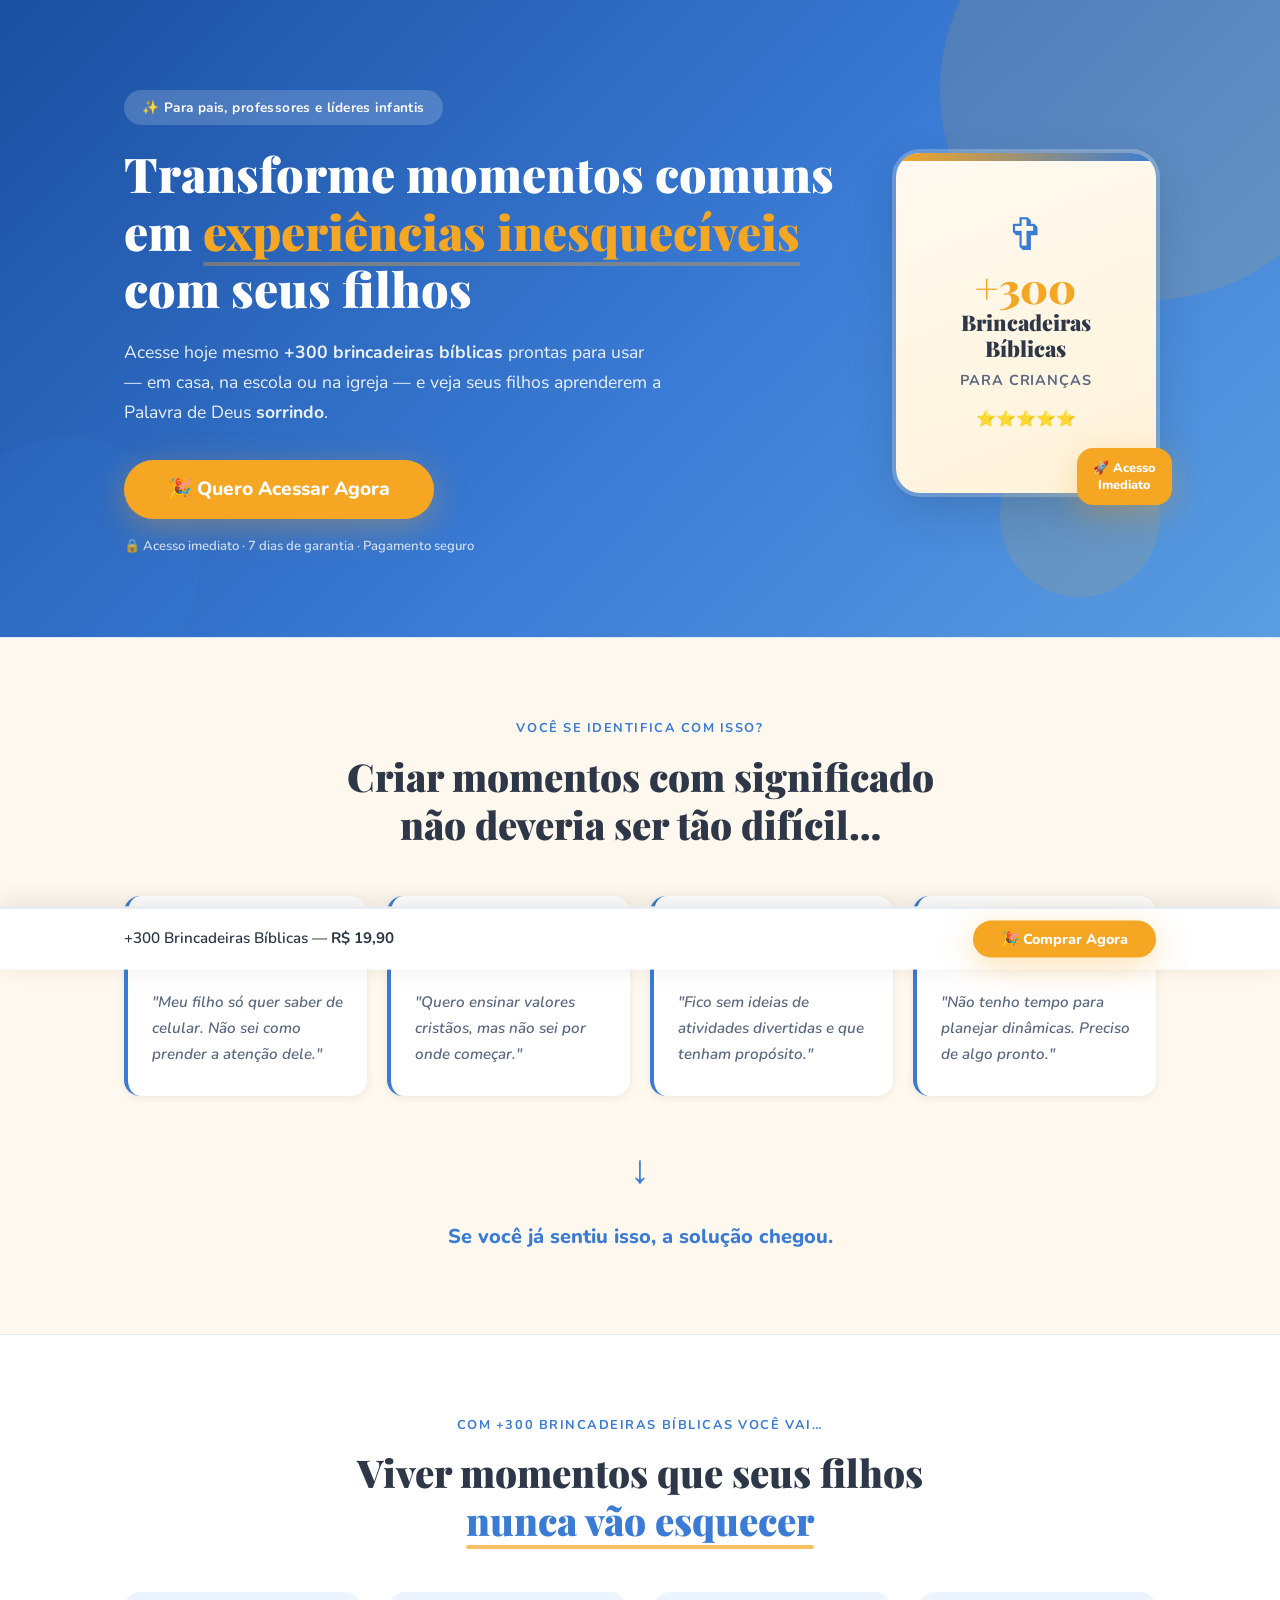
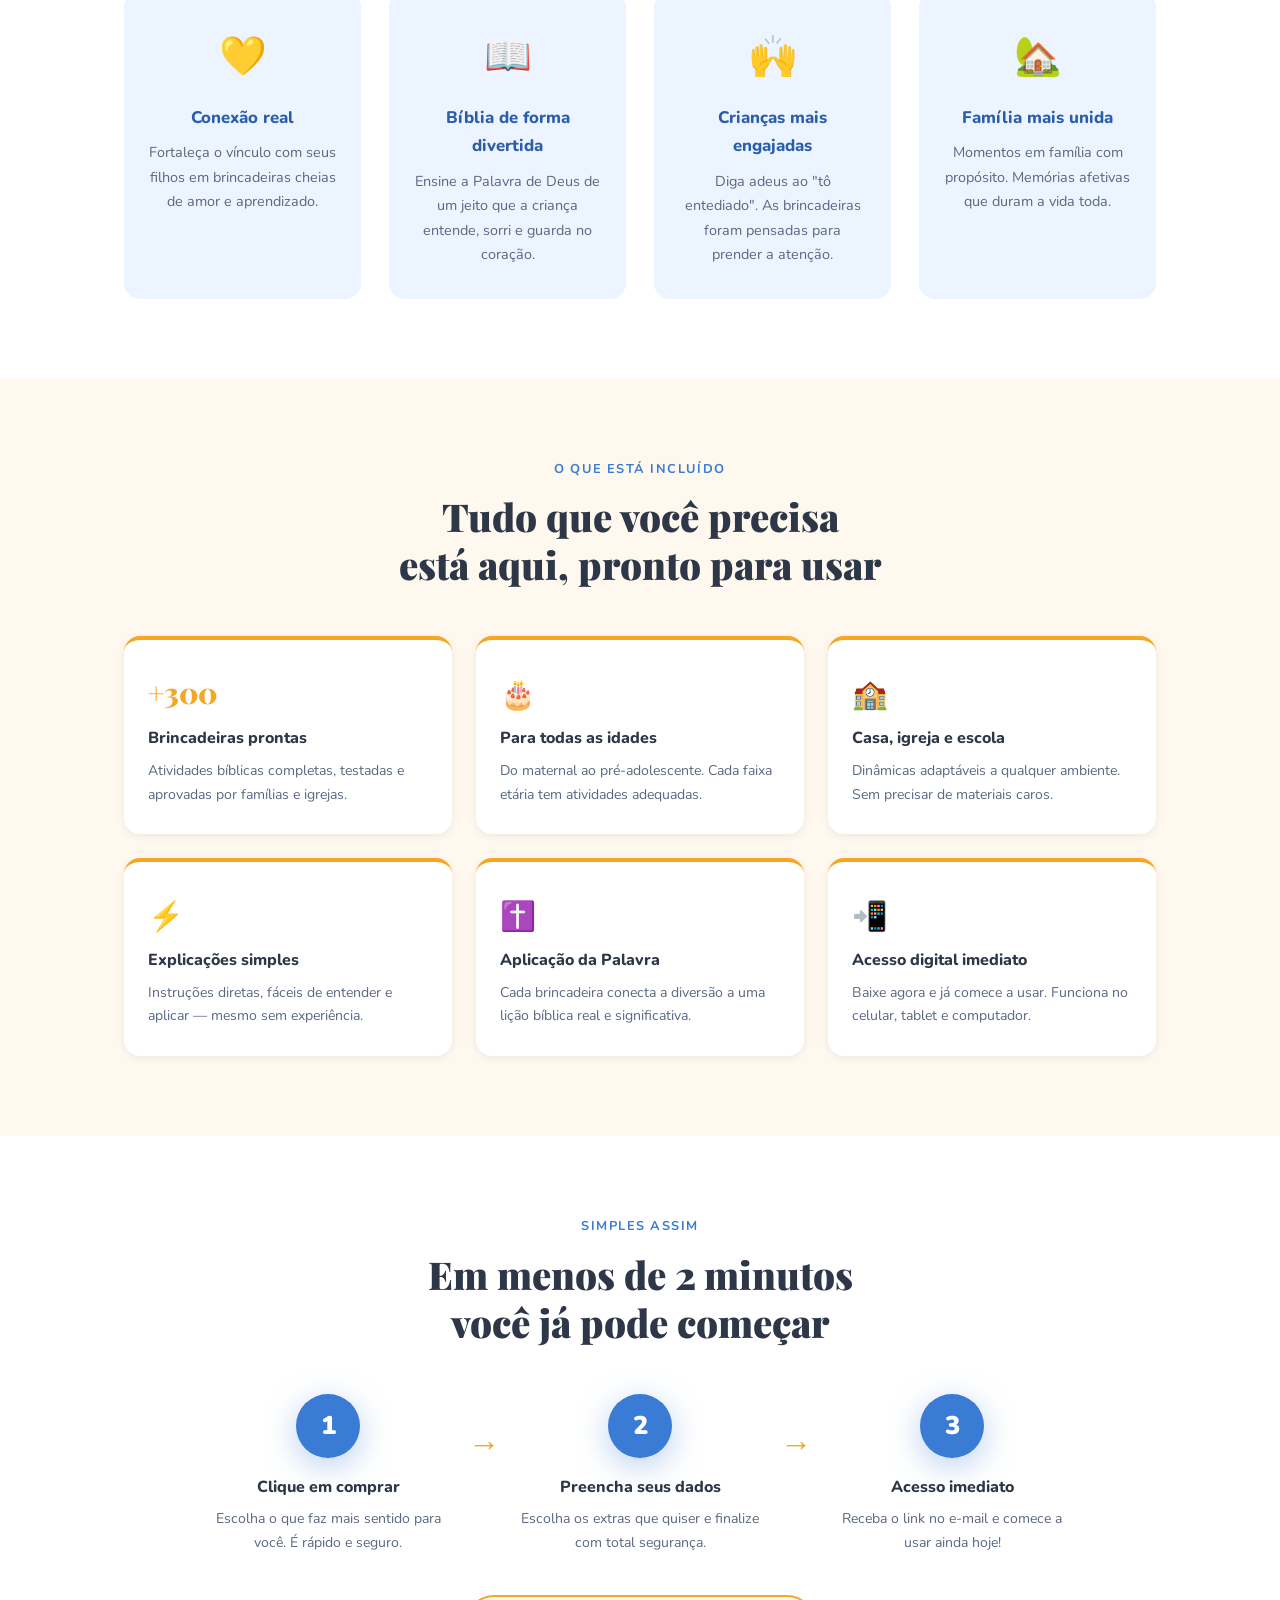
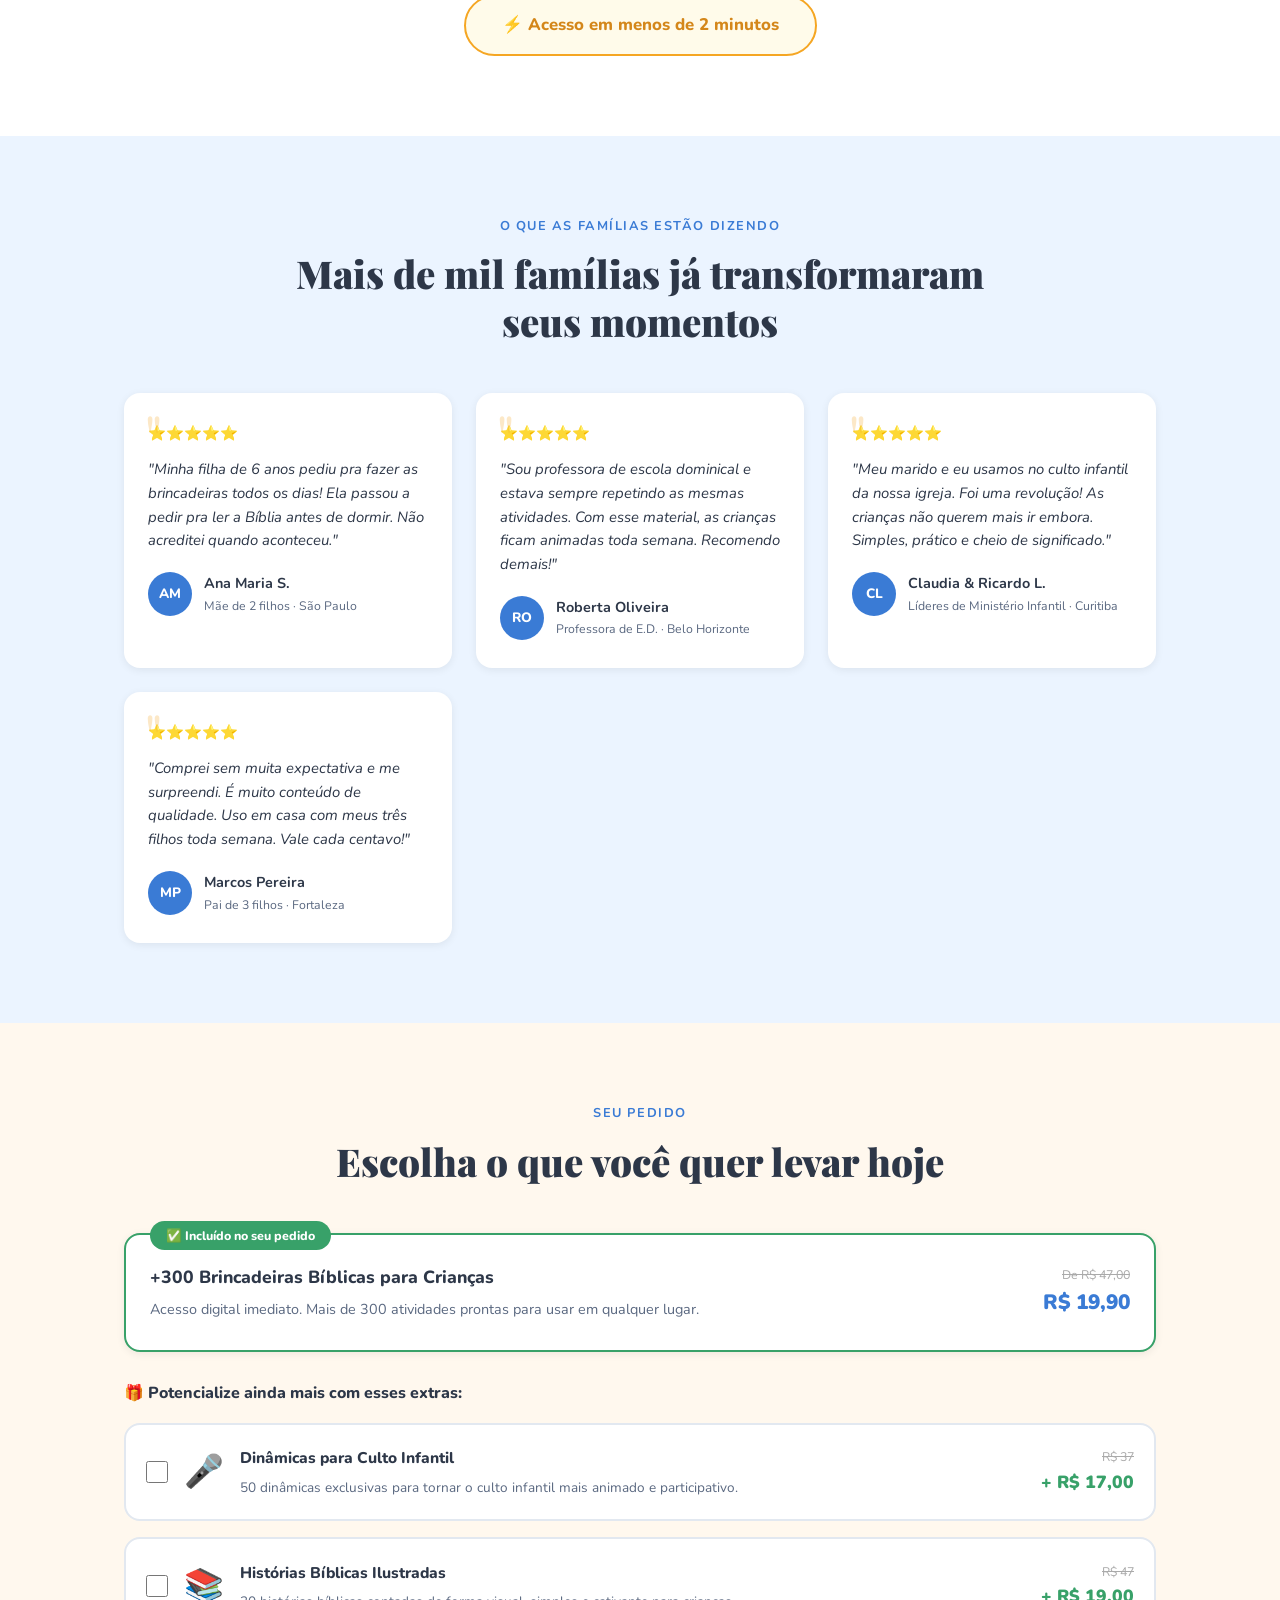
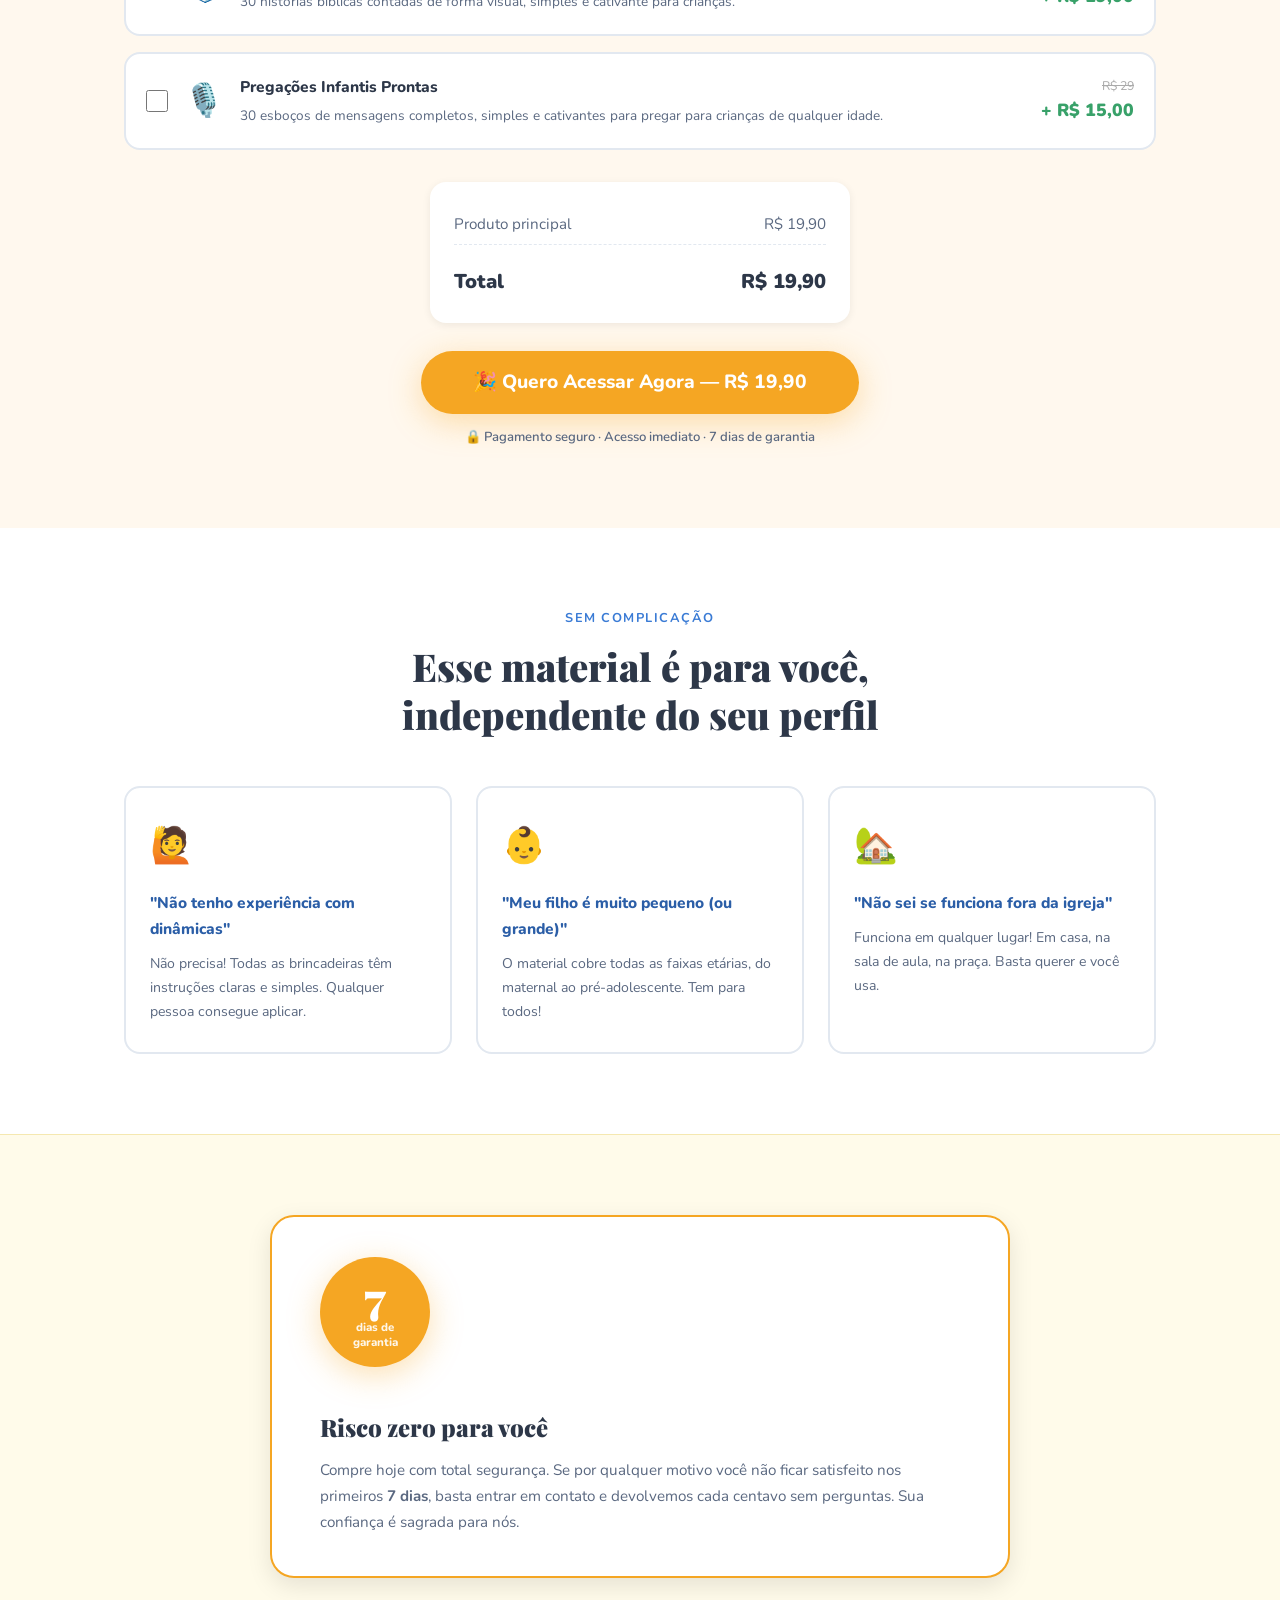
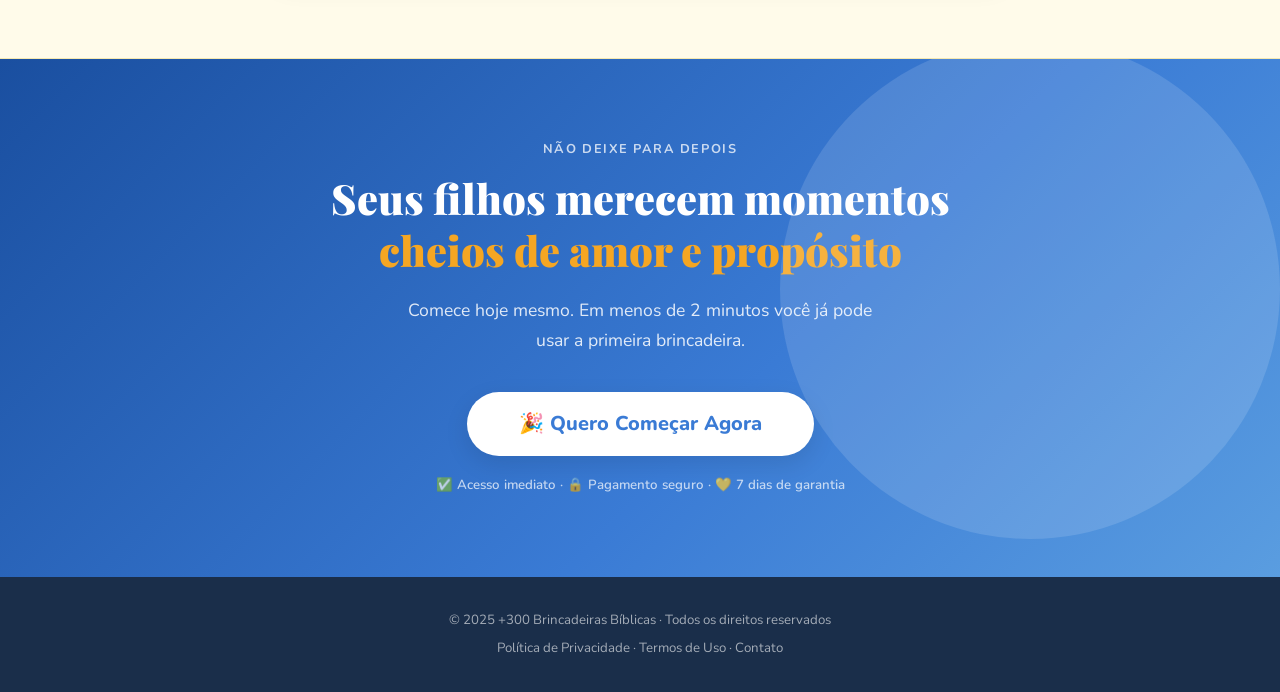
<file: index.html>
<!DOCTYPE html>
<html lang="pt-BR">
<head>
  <meta charset="UTF-8" />
  <meta name="viewport" content="width=device-width, initial-scale=1.0" />
  <title>+300 Brincadeiras Bíblicas para Crianças</title>
  <link rel="stylesheet" href="styles.css" />
  <link rel="preconnect" href="https://fonts.googleapis.com" />
  <link rel="preconnect" href="https://fonts.gstatic.com" crossorigin />
  <link href="https://fonts.googleapis.com/css2?family=Nunito:wght@400;600;700;800;900&family=Playfair+Display:wght@700;900&display=swap" rel="stylesheet" />
</head>
<body>

  <!-- ===== HERO SECTION ===== -->
  <section class="hero" id="hero">
    <div class="hero__bg-shapes">
      <span class="shape shape--1"></span>
      <span class="shape shape--2"></span>
      <span class="shape shape--3"></span>
    </div>
    <div class="container hero__inner">
      <div class="hero__text fade-in">
        <p class="hero__tag">✨ Para pais, professores e líderes infantis</p>
        <h1 class="hero__headline">
          Transforme momentos comuns em
          <span class="highlight">experiências inesquecíveis</span>
          com seus filhos
        </h1>
        <p class="hero__sub">
          Acesse hoje mesmo <strong>+300 brincadeiras bíblicas</strong> prontas para usar —
          em casa, na escola ou na igreja — e veja seus filhos aprenderem a Palavra de Deus <strong>sorrindo</strong>.
        </p>
        <a href="#order" class="btn btn--primary btn--lg hero__cta">
          🎉 Quero Acessar Agora
        </a>
        <p class="hero__reassurance">🔒 Acesso imediato · 7 dias de garantia · Pagamento seguro</p>
      </div>
      <div class="hero__mockup fade-in fade-in--delay">
        <div class="product-cover">
          <div class="product-cover__inner">
            <div class="product-cover__cross">✞</div>
            <p class="product-cover__label">+300</p>
            <h2 class="product-cover__title">Brincadeiras<br/>Bíblicas</h2>
            <p class="product-cover__sub">para Crianças</p>
            <div class="product-cover__stars">⭐⭐⭐⭐⭐</div>
          </div>
        </div>
        <div class="product-badge">
          <span>🚀 Acesso<br/>Imediato</span>
        </div>
      </div>
    </div>
  </section>

  <!-- ===== SEÇÃO DE DOR ===== -->
  <section class="pain" id="pain">
    <div class="container">
      <p class="section__eyebrow">Você se identifica com isso?</p>
      <h2 class="section__title">Criar momentos com significado<br/>não deveria ser tão difícil…</h2>
      <div class="pain__grid">
        <div class="pain__card fade-in">
          <span class="pain__icon">📱</span>
          <p>"Meu filho só quer saber de celular. Não sei como prender a atenção dele."</p>
        </div>
        <div class="pain__card fade-in">
          <span class="pain__icon">😟</span>
          <p>"Quero ensinar valores cristãos, mas não sei por onde começar."</p>
        </div>
        <div class="pain__card fade-in">
          <span class="pain__icon">💭</span>
          <p>"Fico sem ideias de atividades divertidas e que tenham propósito."</p>
        </div>
        <div class="pain__card fade-in">
          <span class="pain__icon">⏰</span>
          <p>"Não tenho tempo para planejar dinâmicas. Preciso de algo pronto."</p>
        </div>
      </div>
      <div class="pain__arrow">↓</div>
      <p class="pain__bridge">Se você já sentiu isso, a solução chegou.</p>
    </div>
  </section>

  <!-- ===== SEÇÃO DE TRANSFORMAÇÃO ===== -->
  <section class="transform" id="transform">
    <div class="container">
      <p class="section__eyebrow">Com +300 Brincadeiras Bíblicas você vai…</p>
      <h2 class="section__title">Viver momentos que seus filhos<br/><span class="highlight">nunca vão esquecer</span></h2>
      <div class="transform__grid">
        <div class="transform__item fade-in">
          <div class="transform__icon">💛</div>
          <h3>Conexão real</h3>
          <p>Fortaleça o vínculo com seus filhos em brincadeiras cheias de amor e aprendizado.</p>
        </div>
        <div class="transform__item fade-in">
          <div class="transform__icon">📖</div>
          <h3>Bíblia de forma divertida</h3>
          <p>Ensine a Palavra de Deus de um jeito que a criança entende, sorri e guarda no coração.</p>
        </div>
        <div class="transform__item fade-in">
          <div class="transform__icon">🙌</div>
          <h3>Crianças mais engajadas</h3>
          <p>Diga adeus ao "tô entediado". As brincadeiras foram pensadas para prender a atenção.</p>
        </div>
        <div class="transform__item fade-in">
          <div class="transform__icon">🏡</div>
          <h3>Família mais unida</h3>
          <p>Momentos em família com propósito. Memórias afetivas que duram a vida toda.</p>
        </div>
      </div>
    </div>
  </section>

  <!-- ===== O QUE VOCÊ VAI ENCONTRAR ===== -->
  <section class="contents" id="contents">
    <div class="container">
      <p class="section__eyebrow">O que está incluído</p>
      <h2 class="section__title">Tudo que você precisa<br/>está aqui, pronto para usar</h2>
      <div class="contents__grid">
        <div class="contents__card fade-in">
          <span class="contents__num">+300</span>
          <h3>Brincadeiras prontas</h3>
          <p>Atividades bíblicas completas, testadas e aprovadas por famílias e igrejas.</p>
        </div>
        <div class="contents__card fade-in">
          <span class="contents__num">🎂</span>
          <h3>Para todas as idades</h3>
          <p>Do maternal ao pré-adolescente. Cada faixa etária tem atividades adequadas.</p>
        </div>
        <div class="contents__card fade-in">
          <span class="contents__num">🏫</span>
          <h3>Casa, igreja e escola</h3>
          <p>Dinâmicas adaptáveis a qualquer ambiente. Sem precisar de materiais caros.</p>
        </div>
        <div class="contents__card fade-in">
          <span class="contents__num">⚡</span>
          <h3>Explicações simples</h3>
          <p>Instruções diretas, fáceis de entender e aplicar — mesmo sem experiência.</p>
        </div>
        <div class="contents__card fade-in">
          <span class="contents__num">✝️</span>
          <h3>Aplicação da Palavra</h3>
          <p>Cada brincadeira conecta a diversão a uma lição bíblica real e significativa.</p>
        </div>
        <div class="contents__card fade-in">
          <span class="contents__num">📲</span>
          <h3>Acesso digital imediato</h3>
          <p>Baixe agora e já comece a usar. Funciona no celular, tablet e computador.</p>
        </div>
      </div>
    </div>
  </section>

  <!-- ===== COMO FUNCIONA ===== -->
  <section class="how" id="how">
    <div class="container">
      <p class="section__eyebrow">Simples assim</p>
      <h2 class="section__title">Em menos de 2 minutos<br/>você já pode começar</h2>
      <div class="how__steps">
        <div class="how__step fade-in">
          <div class="how__num">1</div>
          <h3>Clique em comprar</h3>
          <p>Escolha o que faz mais sentido para você. É rápido e seguro.</p>
        </div>
        <div class="how__arrow">→</div>
        <div class="how__step fade-in">
          <div class="how__num">2</div>
          <h3>Preencha seus dados</h3>
          <p>Escolha os extras que quiser e finalize com total segurança.</p>
        </div>
        <div class="how__arrow">→</div>
        <div class="how__step fade-in">
          <div class="how__num">3</div>
          <h3>Acesso imediato</h3>
          <p>Receba o link no e-mail e comece a usar ainda hoje!</p>
        </div>
      </div>
      <div class="how__badge fade-in">
        ⚡ Acesso em menos de 2 minutos
      </div>
    </div>
  </section>

  <!-- ===== PROVA SOCIAL ===== -->
  <section class="testimonials" id="testimonials">
    <div class="container">
      <p class="section__eyebrow">O que as famílias estão dizendo</p>
      <h2 class="section__title">Mais de mil famílias já transformaram<br/>seus momentos</h2>
      <div class="testimonials__grid">
        <div class="testimonial fade-in">
          <div class="testimonial__stars">⭐⭐⭐⭐⭐</div>
          <p class="testimonial__text">"Minha filha de 6 anos pediu pra fazer as brincadeiras todos os dias! Ela passou a pedir pra ler a Bíblia antes de dormir. Não acreditei quando aconteceu."</p>
          <div class="testimonial__author">
            <div class="testimonial__avatar">AM</div>
            <div>
              <strong>Ana Maria S.</strong>
              <span>Mãe de 2 filhos · São Paulo</span>
            </div>
          </div>
        </div>
        <div class="testimonial fade-in">
          <div class="testimonial__stars">⭐⭐⭐⭐⭐</div>
          <p class="testimonial__text">"Sou professora de escola dominical e estava sempre repetindo as mesmas atividades. Com esse material, as crianças ficam animadas toda semana. Recomendo demais!"</p>
          <div class="testimonial__author">
            <div class="testimonial__avatar">RO</div>
            <div>
              <strong>Roberta Oliveira</strong>
              <span>Professora de E.D. · Belo Horizonte</span>
            </div>
          </div>
        </div>
        <div class="testimonial fade-in">
          <div class="testimonial__stars">⭐⭐⭐⭐⭐</div>
          <p class="testimonial__text">"Meu marido e eu usamos no culto infantil da nossa igreja. Foi uma revolução! As crianças não querem mais ir embora. Simples, prático e cheio de significado."</p>
          <div class="testimonial__author">
            <div class="testimonial__avatar">CL</div>
            <div>
              <strong>Claudia &amp; Ricardo L.</strong>
              <span>Líderes de Ministério Infantil · Curitiba</span>
            </div>
          </div>
        </div>
        <div class="testimonial fade-in">
          <div class="testimonial__stars">⭐⭐⭐⭐⭐</div>
          <p class="testimonial__text">"Comprei sem muita expectativa e me surpreendi. É muito conteúdo de qualidade. Uso em casa com meus três filhos toda semana. Vale cada centavo!"</p>
          <div class="testimonial__author">
            <div class="testimonial__avatar">MP</div>
            <div>
              <strong>Marcos Pereira</strong>
              <span>Pai de 3 filhos · Fortaleza</span>
            </div>
          </div>
        </div>
      </div>
    </div>
  </section>

  <!-- ===== ORDER BUMPS ===== -->
  <section class="order" id="order">
    <div class="container">
      <p class="section__eyebrow">Seu pedido</p>
      <h2 class="section__title">Escolha o que você quer levar hoje</h2>

      <!-- Produto principal -->
      <div class="order__main fade-in">
        <div class="order__main-badge">✅ Incluído no seu pedido</div>
        <div class="order__main-info">
          <h3>+300 Brincadeiras Bíblicas para Crianças</h3>
          <p>Acesso digital imediato. Mais de 300 atividades prontas para usar em qualquer lugar.</p>
        </div>
        <div class="order__main-price">
          <span class="price__old">De R$ 47,00</span>
          <span class="price__current">R$ 19,90</span>
        </div>
      </div>

      <!-- Order bumps -->
      <p class="order__bumps-title">🎁 Potencialize ainda mais com esses extras:</p>
      <div class="order__bumps" id="orderBumps">

        <label class="bump" id="bump1">
          <input type="checkbox" class="bump__check" data-price="17" data-id="bump1" />
          <div class="bump__icon">🎤</div>
          <div class="bump__info">
            <h4>Dinâmicas para Culto Infantil</h4>
            <p>50 dinâmicas exclusivas para tornar o culto infantil mais animado e participativo.</p>
          </div>
          <div class="bump__price">
            <span class="price__old">R$ 37</span>
            <span class="price__bump">+ R$ 17,00</span>
          </div>
        </label>

        <label class="bump" id="bump2">
          <input type="checkbox" class="bump__check" data-price="19" data-id="bump2" />
          <div class="bump__icon">📚</div>
          <div class="bump__info">
            <h4>Histórias Bíblicas Ilustradas</h4>
            <p>30 histórias bíblicas contadas de forma visual, simples e cativante para crianças.</p>
          </div>
          <div class="bump__price">
            <span class="price__old">R$ 47</span>
            <span class="price__bump">+ R$ 19,00</span>
          </div>
        </label>

        <label class="bump" id="bump3">
          <input type="checkbox" class="bump__check" data-price="15" data-id="bump3" />
          <div class="bump__icon">🎙️</div>
          <div class="bump__info">
            <h4>Pregações Infantis Prontas</h4>
            <p>30 esboços de mensagens completos, simples e cativantes para pregar para crianças de qualquer idade.</p>
          </div>
          <div class="bump__price">
            <span class="price__old">R$ 29</span>
            <span class="price__bump">+ R$ 15,00</span>
          </div>
        </label>

      </div>

      <!-- Totalizador -->
      <div class="order__total fade-in" id="orderTotal">
        <div class="order__total-row">
          <span>Produto principal</span>
          <span>R$ 19,90</span>
        </div>
        <div class="order__total-row" id="extrasRow" style="display:none;">
          <span>Extras selecionados</span>
          <span id="extrasValue">R$ 0,00</span>
        </div>
        <div class="order__total-final">
          <span>Total</span>
          <span id="totalValue">R$ 19,90</span>
        </div>
      </div>

      <button class="btn btn--primary btn--xl order__cta" id="buyBtn">
        🎉 Quero Acessar Agora — R$ <span id="ctaPrice">19,90</span>
      </button>
      <p class="order__guarantee-note">🔒 Pagamento seguro · Acesso imediato · 7 dias de garantia</p>
    </div>
  </section>

  <!-- ===== QUEBRA DE OBJEÇÕES ===== -->
  <section class="objections" id="objections">
    <div class="container">
      <p class="section__eyebrow">Sem complicação</p>
      <h2 class="section__title">Esse material é para você,<br/>independente do seu perfil</h2>
      <div class="objections__grid">
        <div class="objection__card fade-in">
          <span class="objection__icon">🙋</span>
          <h3>"Não tenho experiência com dinâmicas"</h3>
          <p>Não precisa! Todas as brincadeiras têm instruções claras e simples. Qualquer pessoa consegue aplicar.</p>
        </div>
        <div class="objection__card fade-in">
          <span class="objection__icon">👶</span>
          <h3>"Meu filho é muito pequeno (ou grande)"</h3>
          <p>O material cobre todas as faixas etárias, do maternal ao pré-adolescente. Tem para todos!</p>
        </div>
        <div class="objection__card fade-in">
          <span class="objection__icon">🏡</span>
          <h3>"Não sei se funciona fora da igreja"</h3>
          <p>Funciona em qualquer lugar! Em casa, na sala de aula, na praça. Basta querer e você usa.</p>
        </div>
      </div>
    </div>
  </section>

  <!-- ===== GARANTIA ===== -->
  <section class="guarantee" id="guarantee">
    <div class="container">
      <div class="guarantee__box fade-in">
        <div class="guarantee__seal">
          <span class="guarantee__days">7</span>
          <span class="guarantee__label">dias de<br/>garantia</span>
        </div>
        <div class="guarantee__text">
          <h2>Risco zero para você</h2>
          <p>Compre hoje com total segurança. Se por qualquer motivo você não ficar satisfeito nos primeiros <strong>7 dias</strong>, basta entrar em contato e devolvemos cada centavo sem perguntas. Sua confiança é sagrada para nós.</p>
        </div>
      </div>
    </div>
  </section>

  <!-- ===== CTA FINAL ===== -->
  <section class="cta-final" id="cta-final">
    <div class="container cta-final__inner">
      <div class="cta-final__bg-shapes">
        <span class="shape shape--4"></span>
      </div>
      <p class="section__eyebrow cta-final__eyebrow">Não deixe para depois</p>
      <h2 class="cta-final__title">
        Seus filhos merecem momentos<br/>
        <span class="highlight--light">cheios de amor e propósito</span>
      </h2>
      <p class="cta-final__sub">Comece hoje mesmo. Em menos de 2 minutos você já pode usar a primeira brincadeira.</p>
      <a href="#order" class="btn btn--white btn--xl">
        🎉 Quero Começar Agora
      </a>
      <p class="cta-final__note">✅ Acesso imediato · 🔒 Pagamento seguro · 💛 7 dias de garantia</p>
    </div>
  </section>

  <!-- ===== FOOTER ===== -->
  <footer class="footer">
    <div class="container">
      <p>© 2025 +300 Brincadeiras Bíblicas · Todos os direitos reservados</p>
      <p><a href="#">Política de Privacidade</a> · <a href="#">Termos de Uso</a> · <a href="#">Contato</a></p>
    </div>
  </footer>

  <!-- ===== BOTÃO FIXO (STICKY) ===== -->
  <div class="sticky-cta" id="stickyCta">
    <div class="container sticky-cta__inner">
      <p>+300 Brincadeiras Bíblicas — <strong>R$ <span id="stickyPrice">19,90</span></strong></p>
      <a href="#order" class="btn btn--primary">🎉 Comprar Agora</a>
    </div>
  </div>

  <!-- ===== POPUP DE UPSELL ===== -->
  <div class="upsell-overlay" id="upsellOverlay">
    <div class="upsell-modal">
      <div class="upsell-modal__badge">🔥 Oferta especial para você</div>
      <h2 class="upsell-modal__title">Espera! Antes de continuar…</h2>
      <p class="upsell-modal__sub">
        Que tal levar o <strong>Pacote Completo</strong> por um preço especial?
        Você recebe tudo — brincadeiras, dinâmicas, histórias ilustradas e pregações prontas — por muito menos do que comprando separado.
      </p>
      <div class="upsell-modal__offer">
        <span class="upsell-modal__old">De R$ 70,90</span>
        <span class="upsell-modal__price">Pacote Completo em Promoção</span>
        <span class="upsell-modal__items">✅ +300 Brincadeiras Bíblicas<br/>✅ Dinâmicas para Culto Infantil<br/>✅ Histórias Bíblicas Ilustradas<br/>✅ Pregações Infantis Prontas</span>
      </div>
      <button class="btn btn--primary btn--lg upsell-modal__accept" id="upsellAccept">
        🎉 Sim! Quero o Pacote Completo com desconto
      </button>
      <button class="upsell-modal__decline" id="upsellDecline">
        Não, obrigado. Quero continuar com meu pedido atual.
      </button>
    </div>
  </div>

  <script src="script.js"></script>
</body>
</html>
</file>
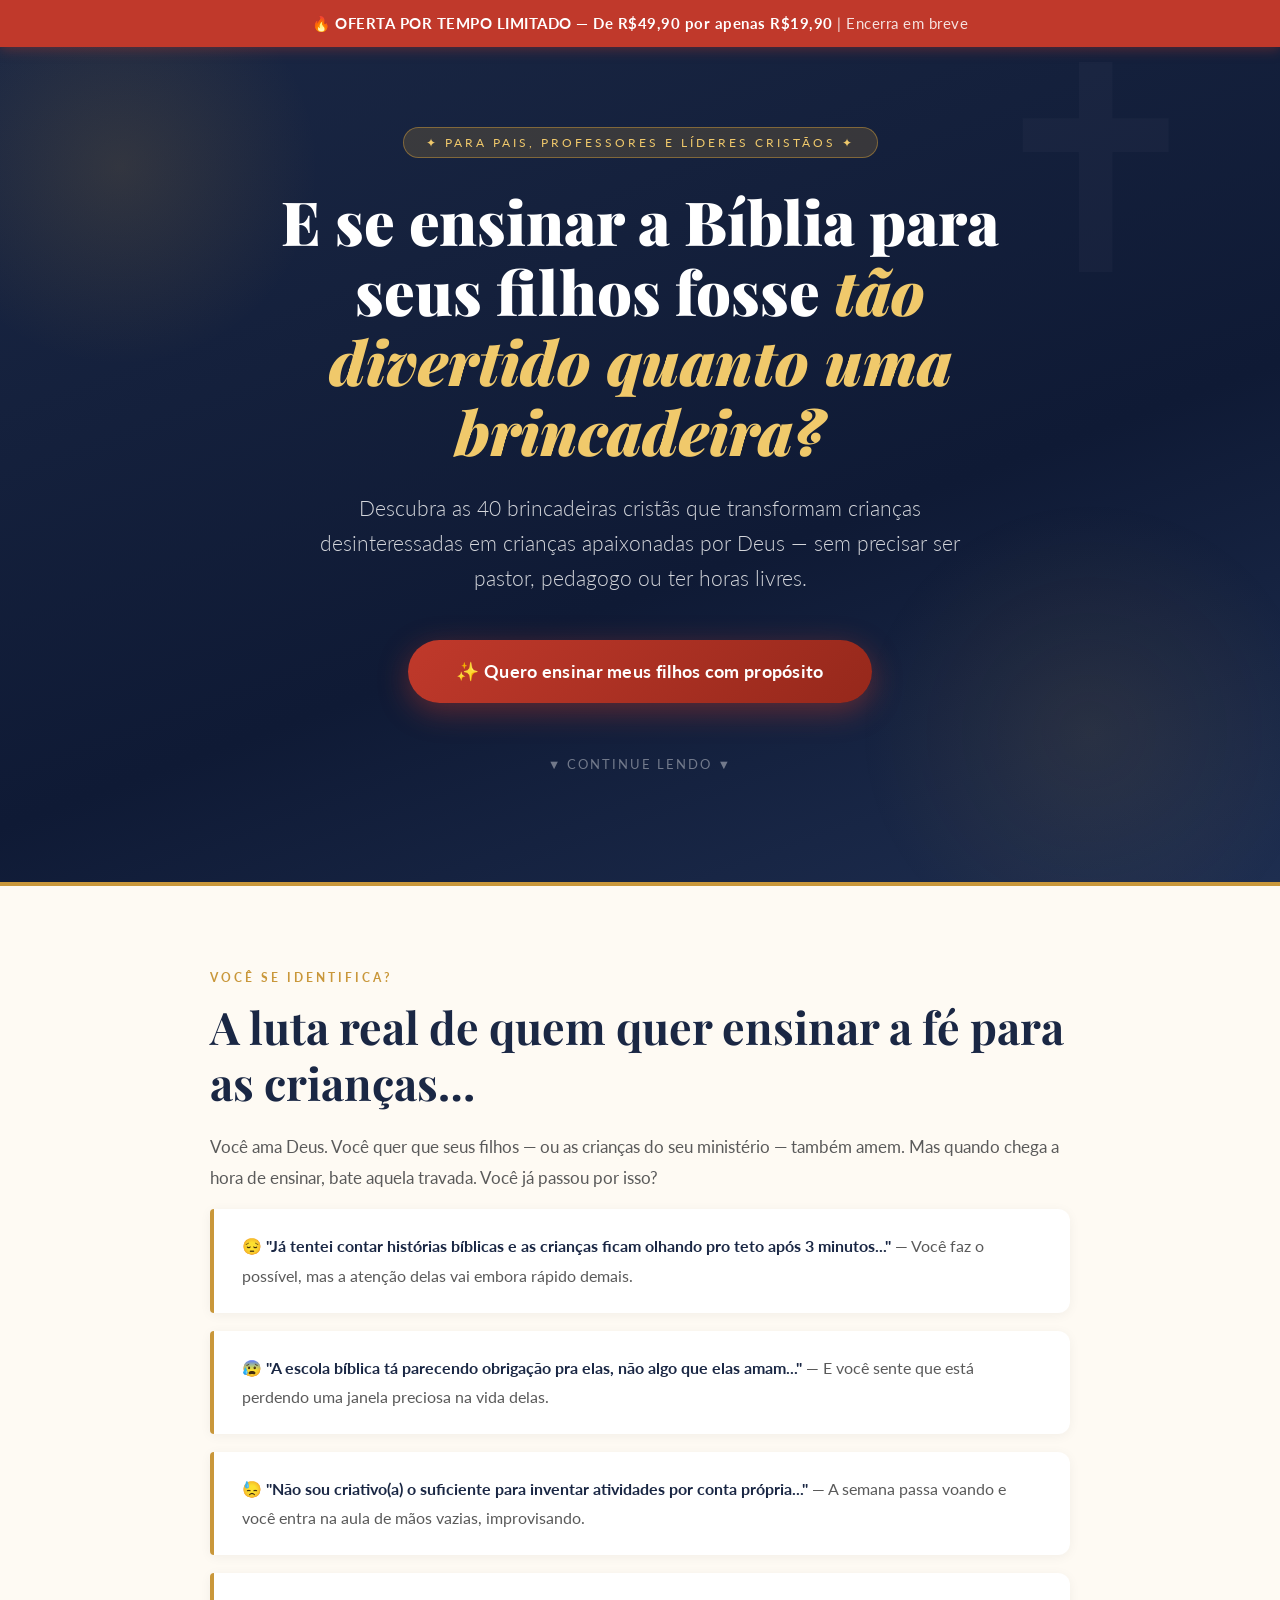
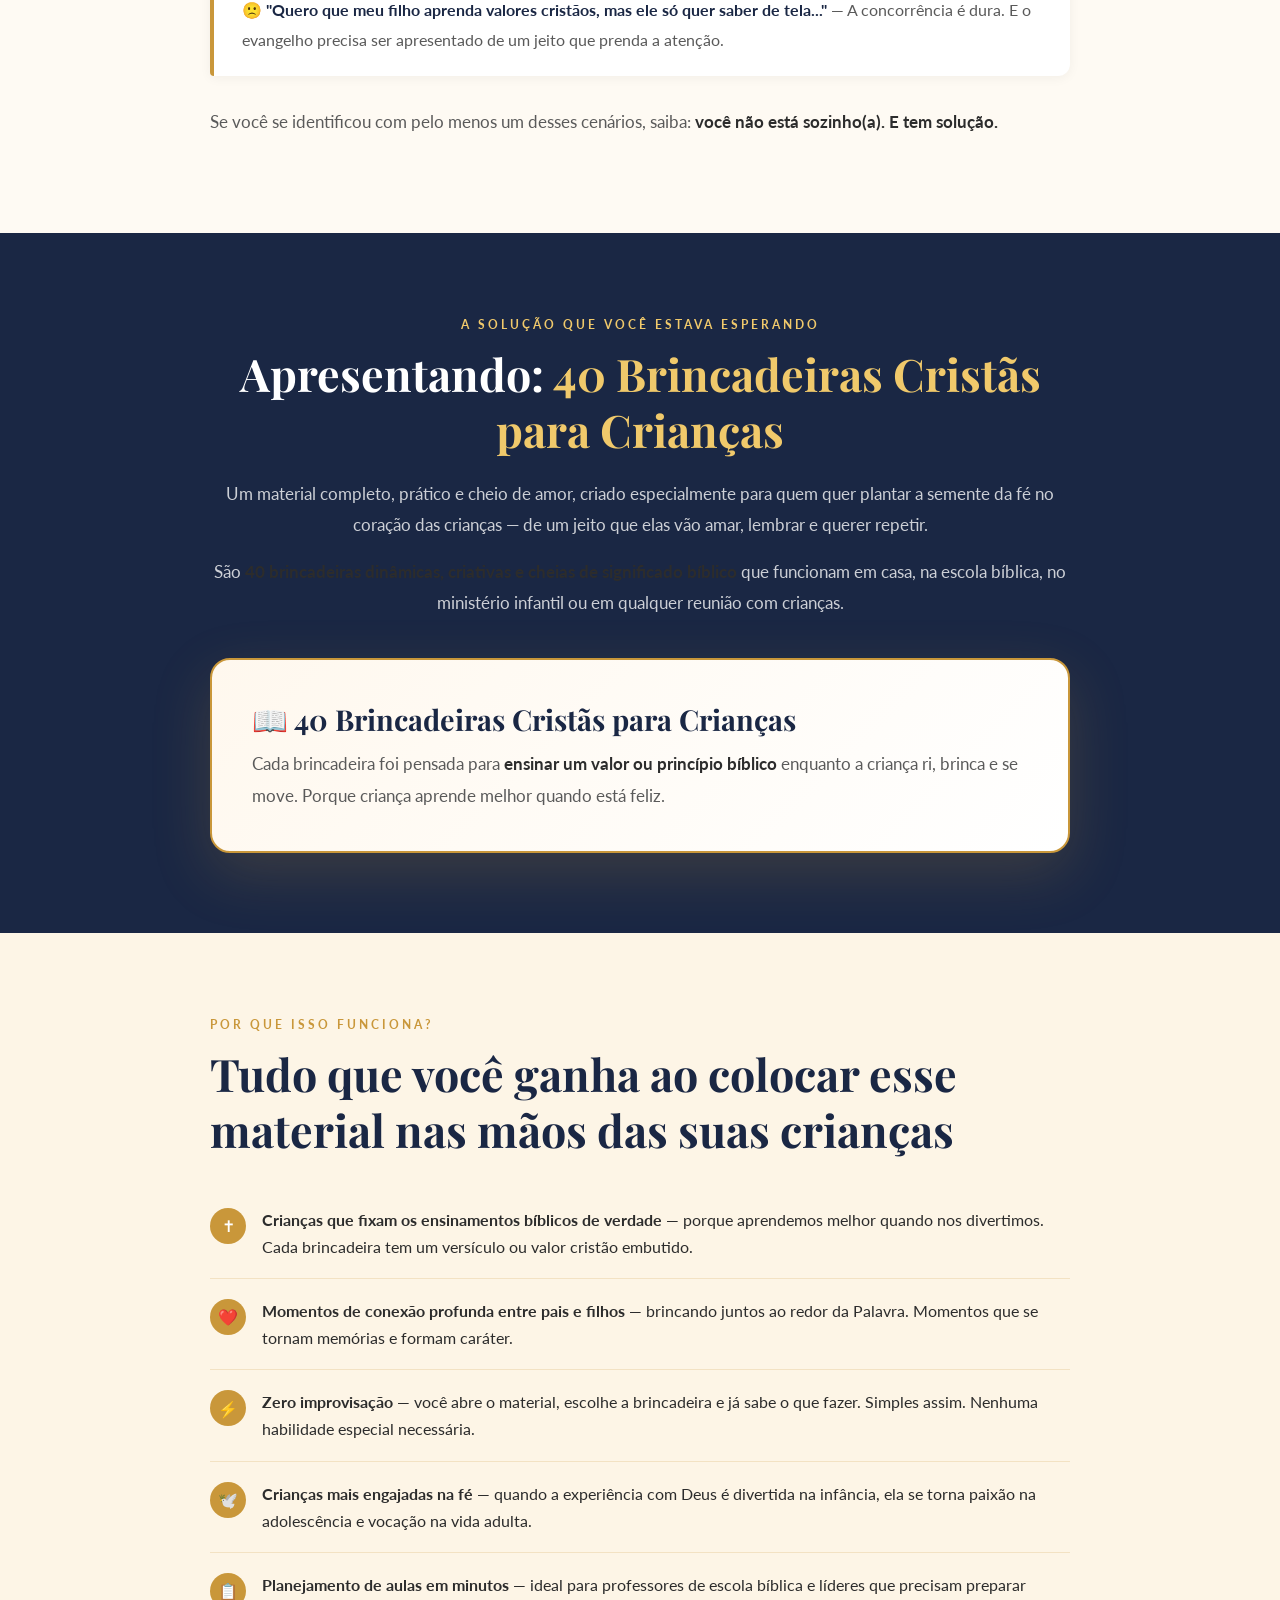
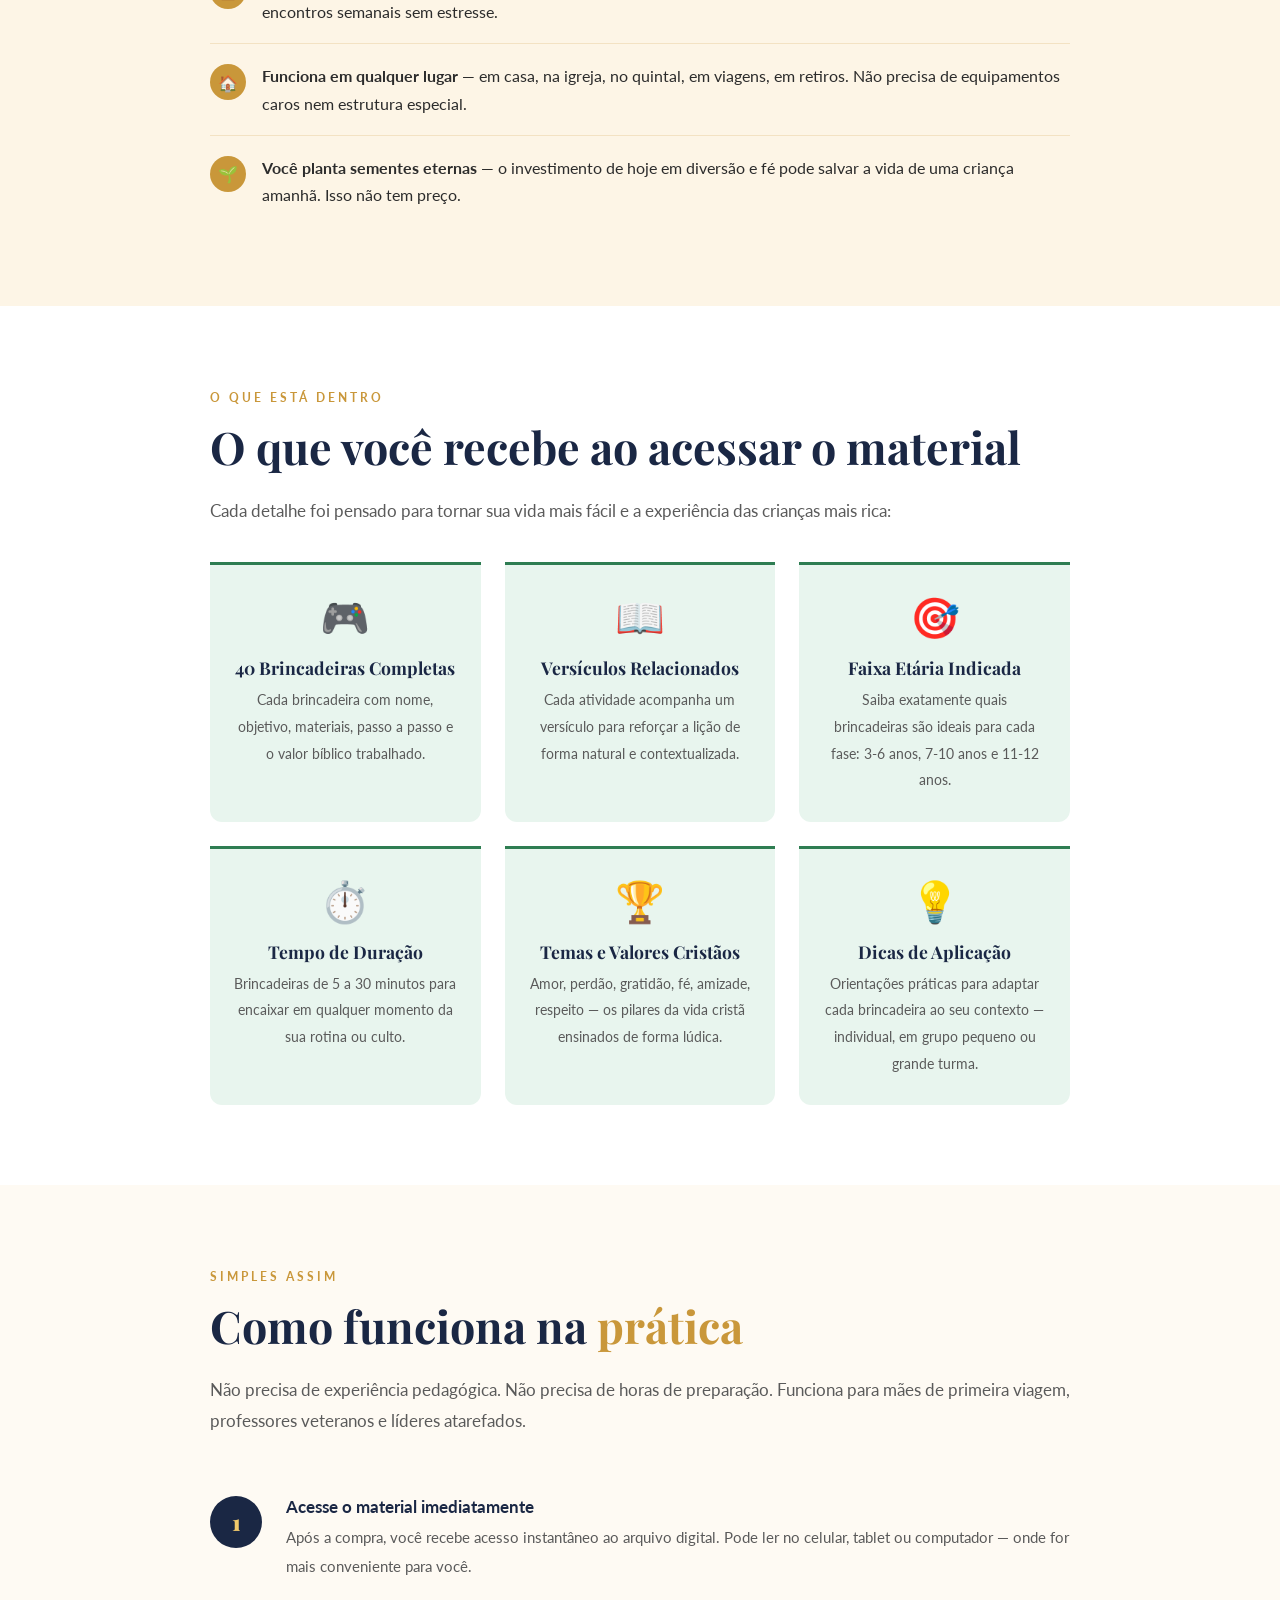
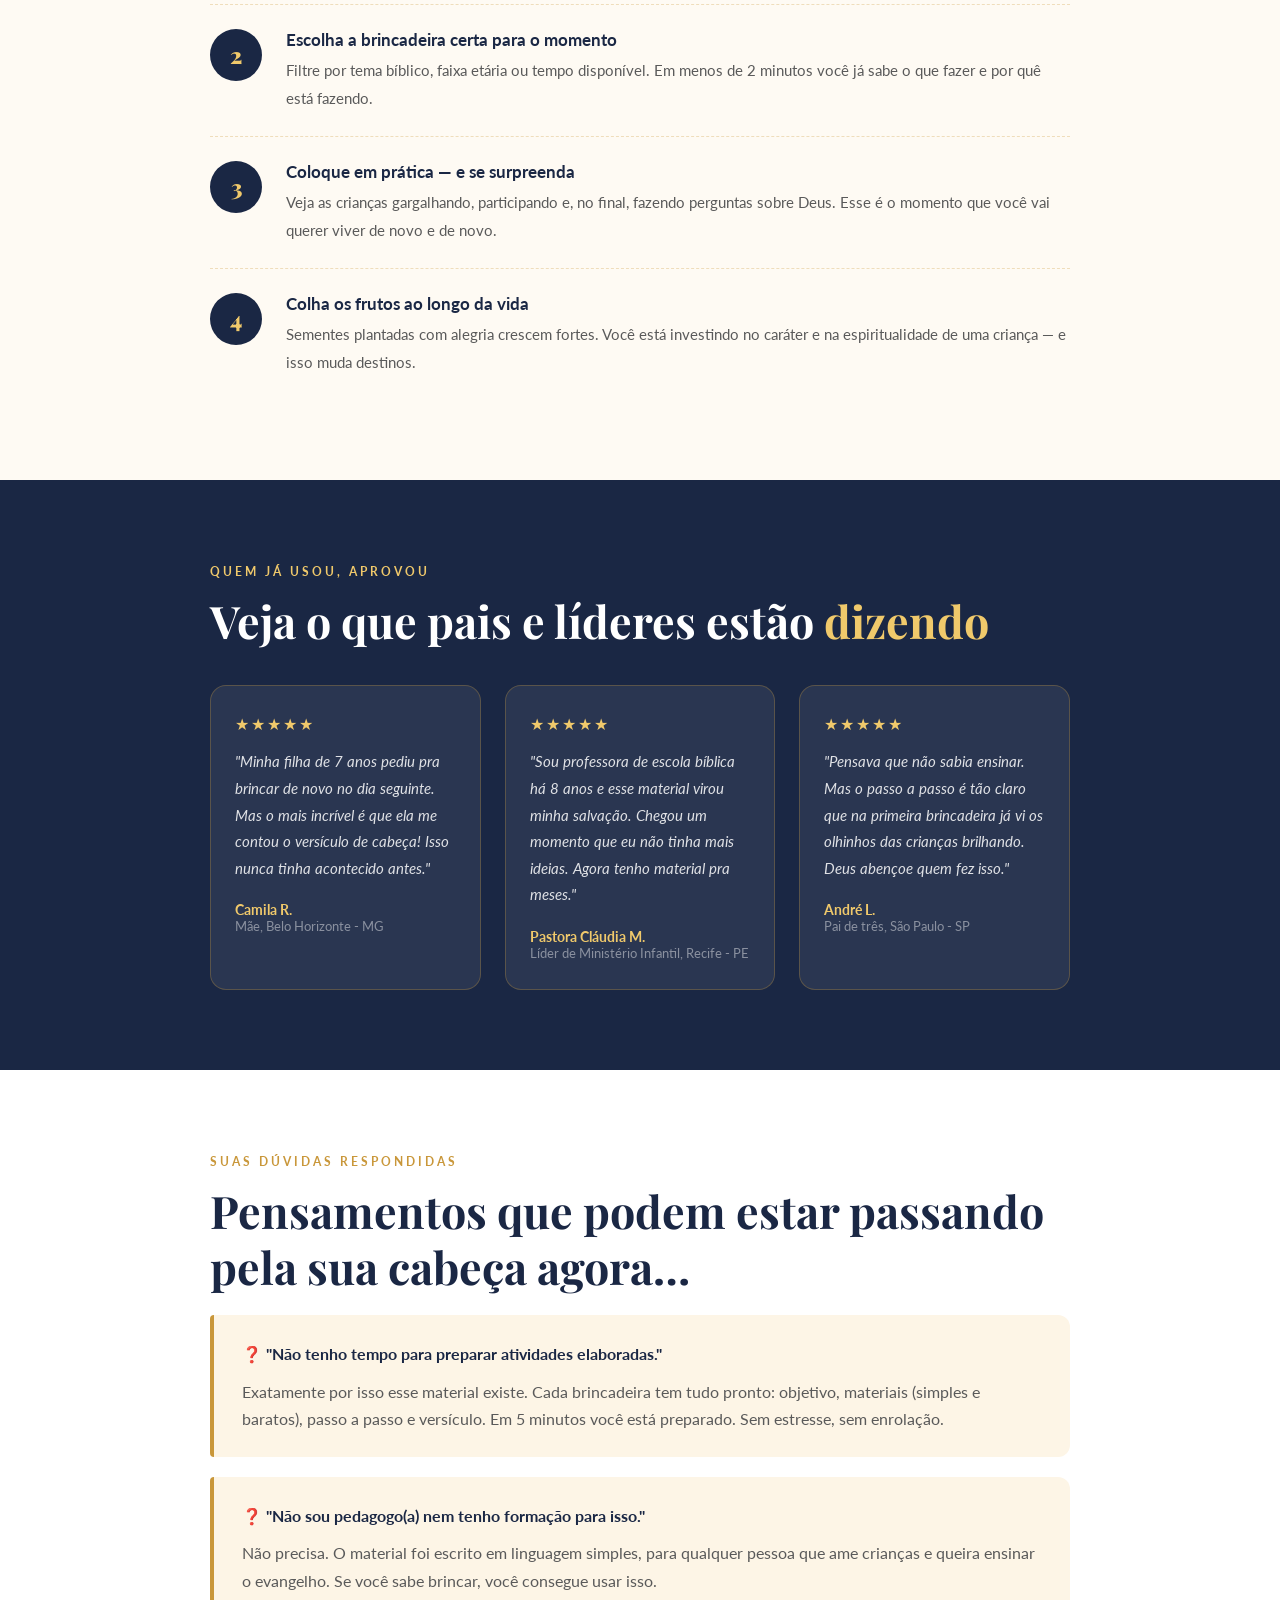
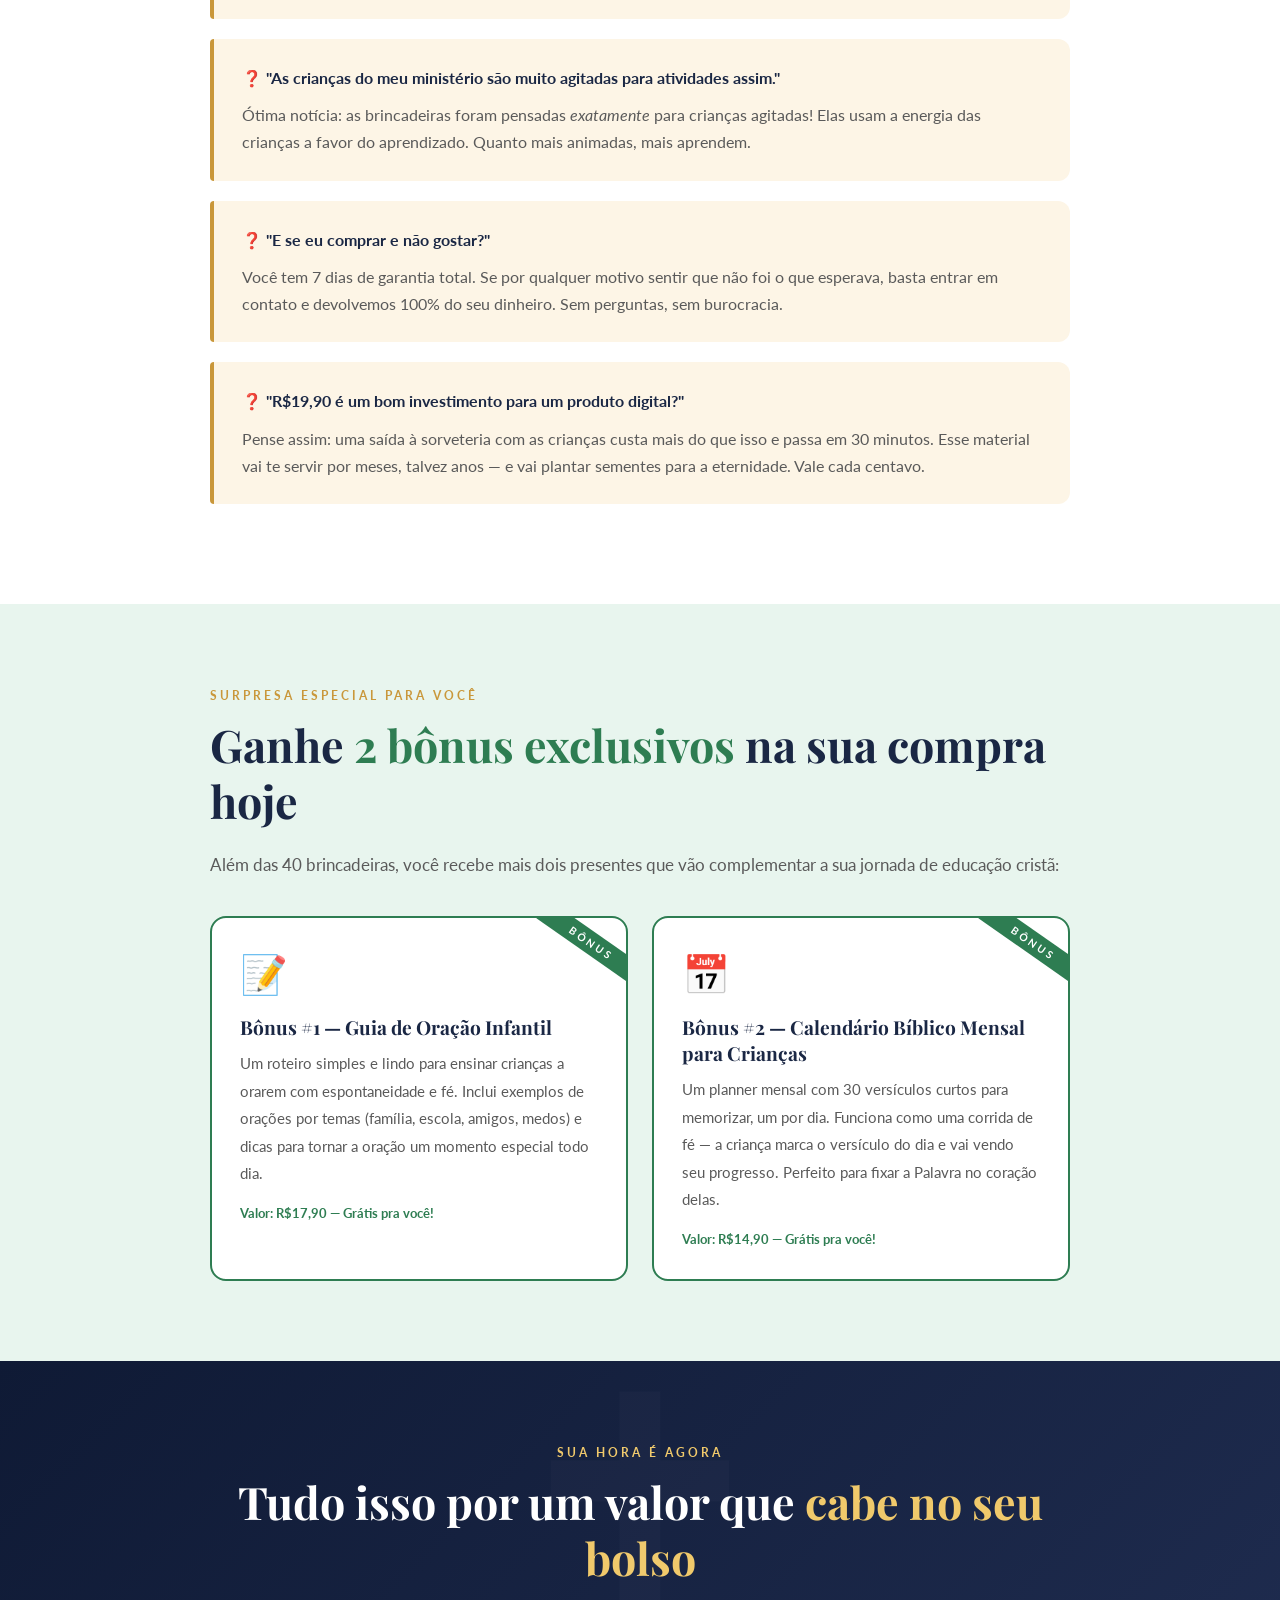
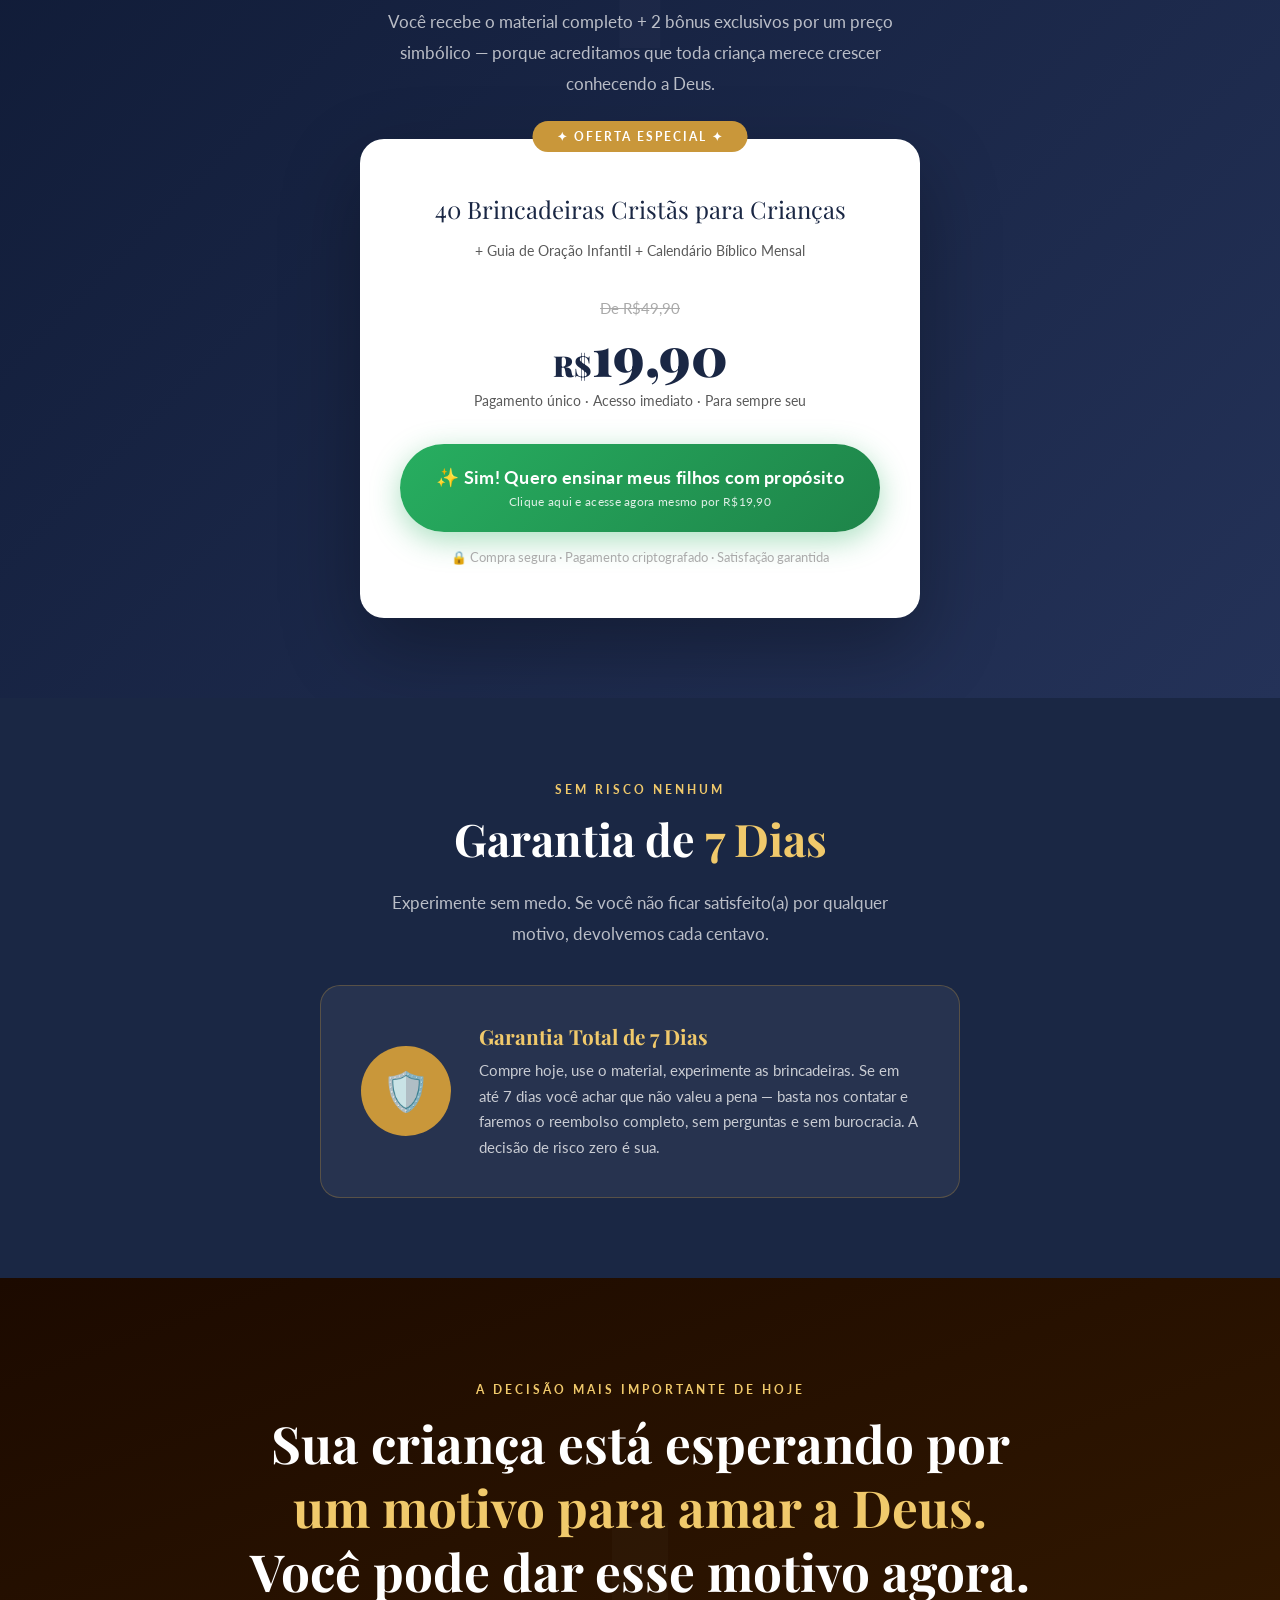
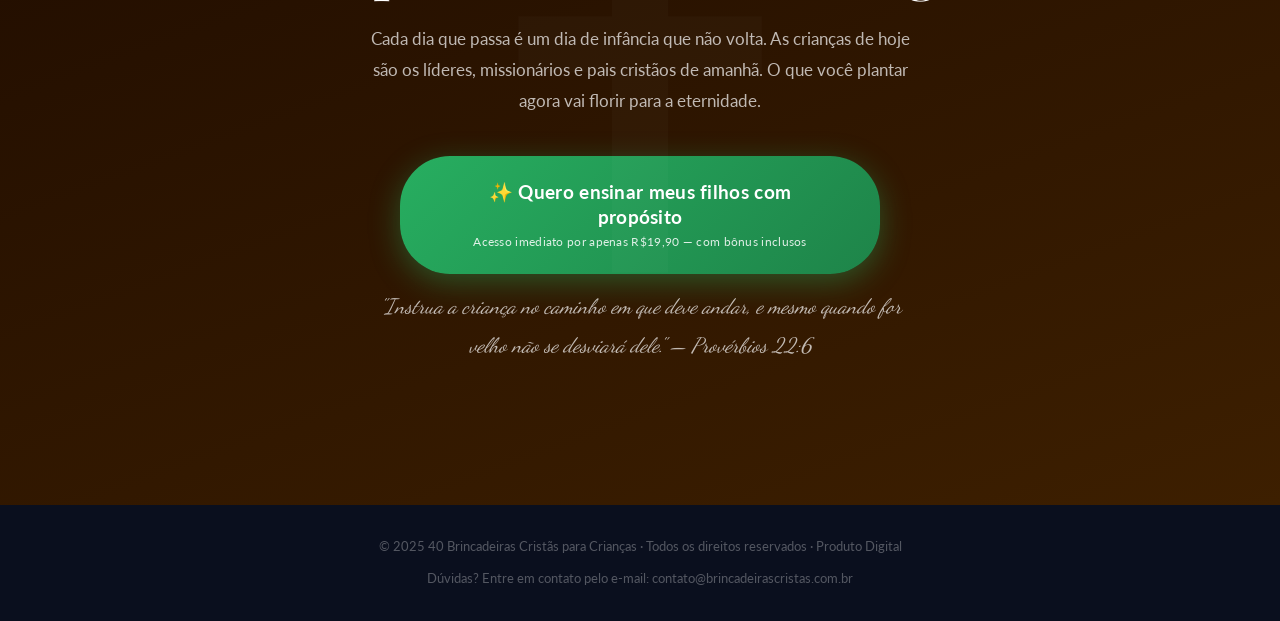
<file: 40-brincadeiras-cristas.html>
<!DOCTYPE html>
<html lang="pt-BR">
<head>
<meta charset="UTF-8">
<meta name="viewport" content="width=device-width, initial-scale=1.0">
<title>40 Brincadeiras Cristãs para Crianças</title>
<link href="https://fonts.googleapis.com/css2?family=Playfair+Display:wght@700;900&family=Lato:wght@300;400;700&family=Dancing+Script:wght@700&display=swap" rel="stylesheet">
<style>
  :root {
    --gold: #C9973A;
    --gold-light: #F0C96B;
    --gold-pale: #FDF5E6;
    --navy: #1A2744;
    --navy-mid: #243258;
    --cream: #FEFAF3;
    --warm-white: #FFFDF8;
    --text: #2C2C2C;
    --text-light: #5A5A5A;
    --green: #2E7D52;
    --green-light: #E8F5EE;
    --red-cta: #C0392B;
    --red-cta-dark: #96281B;
  }

  * { margin: 0; padding: 0; box-sizing: border-box; }

  body {
    font-family: 'Lato', sans-serif;
    background: var(--warm-white);
    color: var(--text);
    overflow-x: hidden;
  }

  /* HERO */
  .hero {
    background: linear-gradient(160deg, var(--navy) 0%, #0F1A35 60%, #1E2E50 100%);
    position: relative;
    overflow: hidden;
    padding: 80px 20px 90px;
    text-align: center;
  }

  .hero::before {
    content: '';
    position: absolute;
    top: -80px; left: -80px;
    width: 400px; height: 400px;
    background: radial-gradient(circle, rgba(201,151,58,0.15) 0%, transparent 70%);
    border-radius: 50%;
  }

  .hero::after {
    content: '';
    position: absolute;
    bottom: -100px; right: -60px;
    width: 500px; height: 500px;
    background: radial-gradient(circle, rgba(201,151,58,0.10) 0%, transparent 65%);
    border-radius: 50%;
  }

  .hero-badge {
    display: inline-block;
    background: rgba(201,151,58,0.2);
    border: 1px solid rgba(201,151,58,0.5);
    color: var(--gold-light);
    font-size: 0.78rem;
    letter-spacing: 3px;
    text-transform: uppercase;
    padding: 7px 22px;
    border-radius: 30px;
    margin-bottom: 28px;
    animation: fadeDown 0.8s ease both;
  }

  .hero h1 {
    font-family: 'Playfair Display', serif;
    font-size: clamp(2rem, 5vw, 3.8rem);
    font-weight: 900;
    color: #fff;
    line-height: 1.15;
    max-width: 820px;
    margin: 0 auto 24px;
    animation: fadeDown 0.9s 0.1s ease both;
  }

  .hero h1 span {
    color: var(--gold-light);
    font-style: italic;
  }

  .hero-sub {
    font-size: clamp(1rem, 2.5vw, 1.3rem);
    color: rgba(255,255,255,0.82);
    max-width: 640px;
    margin: 0 auto 44px;
    line-height: 1.7;
    font-weight: 300;
    animation: fadeDown 1s 0.2s ease both;
  }

  .hero-cta {
    display: inline-block;
    background: linear-gradient(135deg, var(--red-cta), var(--red-cta-dark));
    color: #fff;
    font-size: 1.15rem;
    font-weight: 700;
    padding: 20px 48px;
    border-radius: 50px;
    text-decoration: none;
    box-shadow: 0 8px 30px rgba(192,57,43,0.45);
    transition: transform 0.2s, box-shadow 0.2s;
    animation: fadeDown 1.1s 0.3s ease both;
    letter-spacing: 0.3px;
  }

  .hero-cta:hover {
    transform: translateY(-3px);
    box-shadow: 0 14px 40px rgba(192,57,43,0.55);
  }

  .hero-scroll-hint {
    color: rgba(255,255,255,0.4);
    font-size: 0.8rem;
    letter-spacing: 2px;
    text-transform: uppercase;
    margin-top: 50px;
    animation: pulse 2s infinite;
  }

  .cross-deco {
    position: absolute;
    font-size: 18rem;
    color: rgba(255,255,255,0.025);
    top: -30px;
    right: 5%;
    line-height: 1;
    pointer-events: none;
  }

  /* SECTION BASE */
  section { padding: 80px 20px; }

  .container {
    max-width: 860px;
    margin: 0 auto;
  }

  .section-label {
    display: inline-block;
    color: var(--gold);
    font-size: 0.75rem;
    letter-spacing: 3px;
    text-transform: uppercase;
    font-weight: 700;
    margin-bottom: 14px;
  }

  h2 {
    font-family: 'Playfair Display', serif;
    font-size: clamp(1.7rem, 4vw, 2.8rem);
    line-height: 1.25;
    color: var(--navy);
    margin-bottom: 20px;
  }

  h2 span { color: var(--gold); }

  p {
    font-size: 1.05rem;
    line-height: 1.85;
    color: var(--text-light);
    margin-bottom: 16px;
  }

  p strong { color: var(--text); }

  /* DOR */
  .pain {
    background: var(--cream);
    border-top: 4px solid var(--gold);
  }

  .pain-card {
    background: #fff;
    border-left: 4px solid var(--gold);
    border-radius: 4px 12px 12px 4px;
    padding: 22px 28px;
    margin-bottom: 18px;
    box-shadow: 0 2px 12px rgba(0,0,0,0.05);
  }

  .pain-card p { margin-bottom: 0; font-size: 1rem; }

  .pain-card strong { color: var(--navy); }

  /* SOLUÇÃO */
  .solution {
    background: var(--navy);
    color: #fff;
    text-align: center;
  }

  .solution h2 { color: #fff; }
  .solution h2 span { color: var(--gold-light); }
  .solution p { color: rgba(255,255,255,0.78); }

  .product-box {
    background: linear-gradient(135deg, #fff8ee, #fff);
    border: 2px solid var(--gold);
    border-radius: 20px;
    padding: 40px;
    margin-top: 40px;
    text-align: left;
    box-shadow: 0 20px 60px rgba(201,151,58,0.2);
  }

  .product-box h3 {
    font-family: 'Playfair Display', serif;
    font-size: 1.8rem;
    color: var(--navy);
    margin-bottom: 10px;
  }

  .product-box p { color: var(--text-light); margin-bottom: 0; }

  /* BENEFITS */
  .benefits { background: var(--gold-pale); }

  .benefit-list { list-style: none; margin-top: 30px; }

  .benefit-list li {
    display: flex;
    align-items: flex-start;
    gap: 16px;
    padding: 18px 0;
    border-bottom: 1px solid rgba(201,151,58,0.2);
    font-size: 1rem;
    line-height: 1.7;
    color: var(--text);
  }

  .benefit-list li:last-child { border-bottom: none; }

  .benefit-icon {
    width: 36px;
    height: 36px;
    background: var(--gold);
    color: #fff;
    border-radius: 50%;
    display: flex;
    align-items: center;
    justify-content: center;
    flex-shrink: 0;
    font-size: 1rem;
    margin-top: 2px;
  }

  /* INCLUDES */
  .includes { background: #fff; }

  .include-grid {
    display: grid;
    grid-template-columns: repeat(auto-fit, minmax(230px, 1fr));
    gap: 24px;
    margin-top: 36px;
  }

  .include-item {
    background: var(--green-light);
    border-top: 3px solid var(--green);
    border-radius: 0 0 12px 12px;
    padding: 28px 24px;
    text-align: center;
  }

  .include-item .icon { font-size: 2.5rem; margin-bottom: 14px; display: block; }
  .include-item h4 { font-family: 'Playfair Display', serif; color: var(--navy); font-size: 1.1rem; margin-bottom: 8px; }
  .include-item p { font-size: 0.9rem; color: var(--text-light); margin-bottom: 0; }

  /* HOW IT WORKS */
  .how { background: var(--cream); }

  .steps { display: flex; flex-direction: column; gap: 0; margin-top: 36px; }

  .step {
    display: flex;
    align-items: flex-start;
    gap: 24px;
    padding: 24px 0;
    border-bottom: 1px dashed rgba(201,151,58,0.3);
  }

  .step:last-child { border-bottom: none; }

  .step-num {
    width: 52px;
    height: 52px;
    background: var(--navy);
    color: var(--gold-light);
    border-radius: 50%;
    display: flex;
    align-items: center;
    justify-content: center;
    font-family: 'Playfair Display', serif;
    font-size: 1.4rem;
    font-weight: 900;
    flex-shrink: 0;
  }

  .step-text h4 { font-size: 1.05rem; font-weight: 700; color: var(--navy); margin-bottom: 6px; }
  .step-text p { font-size: 0.95rem; margin-bottom: 0; }

  /* TESTIMONIALS */
  .testimonials { background: var(--navy); }
  .testimonials h2 { color: #fff; }
  .testimonials h2 span { color: var(--gold-light); }

  .testi-grid {
    display: grid;
    grid-template-columns: repeat(auto-fit, minmax(240px, 1fr));
    gap: 24px;
    margin-top: 36px;
  }

  .testi-card {
    background: rgba(255,255,255,0.07);
    border: 1px solid rgba(201,151,58,0.3);
    border-radius: 16px;
    padding: 28px 24px;
  }

  .testi-stars { color: var(--gold-light); font-size: 1rem; margin-bottom: 14px; letter-spacing: 2px; }

  .testi-card p {
    color: rgba(255,255,255,0.85);
    font-size: 0.95rem;
    font-style: italic;
    line-height: 1.75;
    margin-bottom: 20px;
  }

  .testi-author { color: var(--gold-light); font-weight: 700; font-size: 0.88rem; }
  .testi-role { color: rgba(255,255,255,0.45); font-size: 0.8rem; }

  /* OBJECTIONS */
  .objections { background: #fff; }

  .obj-item {
    border-left: 4px solid var(--gold);
    background: var(--gold-pale);
    border-radius: 4px 12px 12px 4px;
    padding: 24px 28px;
    margin-bottom: 20px;
  }

  .obj-q { font-weight: 700; color: var(--navy); font-size: 1rem; margin-bottom: 10px; }
  .obj-a { font-size: 0.97rem; color: var(--text-light); line-height: 1.75; margin-bottom: 0; }

  /* OFFER */
  .offer {
    background: linear-gradient(135deg, #0F1A35, var(--navy-mid));
    text-align: center;
    position: relative;
    overflow: hidden;
  }

  .offer::before {
    content: '✝';
    position: absolute;
    font-size: 22rem;
    color: rgba(255,255,255,0.02);
    top: -60px;
    left: 50%;
    transform: translateX(-50%);
  }

  .offer h2 { color: #fff; }
  .offer h2 span { color: var(--gold-light); }

  .offer-box {
    background: #fff;
    border-radius: 24px;
    padding: 48px 40px;
    max-width: 560px;
    margin: 40px auto 0;
    box-shadow: 0 30px 80px rgba(0,0,0,0.3);
    position: relative;
  }

  .offer-tag {
    position: absolute;
    top: -18px;
    left: 50%;
    transform: translateX(-50%);
    background: var(--gold);
    color: #fff;
    font-size: 0.75rem;
    font-weight: 700;
    letter-spacing: 2px;
    text-transform: uppercase;
    padding: 8px 24px;
    border-radius: 30px;
    white-space: nowrap;
  }

  .offer-product-name {
    font-family: 'Playfair Display', serif;
    font-size: 1.5rem;
    color: var(--navy);
    margin-bottom: 6px;
  }

  .offer-subtitle { font-size: 0.9rem; color: var(--text-light); margin-bottom: 30px; }

  .price-old {
    font-size: 0.95rem;
    color: #aaa;
    text-decoration: line-through;
    margin-bottom: 6px;
  }

  .price-new {
    font-family: 'Playfair Display', serif;
    font-size: 3.4rem;
    font-weight: 900;
    color: var(--navy);
    line-height: 1;
    margin-bottom: 6px;
  }

  .price-new span { font-size: 1.8rem; }

  .price-desc { font-size: 0.85rem; color: var(--text-light); margin-bottom: 30px; }

  .cta-btn {
    display: block;
    background: linear-gradient(135deg, #27AE60, #1E8449);
    color: #fff;
    font-size: 1.15rem;
    font-weight: 700;
    padding: 22px 36px;
    border-radius: 50px;
    text-decoration: none;
    box-shadow: 0 8px 30px rgba(39,174,96,0.4);
    transition: transform 0.2s, box-shadow 0.2s;
    margin-bottom: 14px;
    letter-spacing: 0.3px;
    line-height: 1.3;
  }

  .cta-btn:hover {
    transform: translateY(-3px);
    box-shadow: 0 14px 40px rgba(39,174,96,0.5);
  }

  .cta-btn .cta-sub { display: block; font-size: 0.78rem; font-weight: 400; opacity: 0.85; margin-top: 4px; }

  .secure-note {
    font-size: 0.8rem;
    color: #aaa;
    margin-top: 10px;
    margin-bottom: 0;
  }

  /* BONUS */
  .bonus { background: var(--green-light); }

  .bonus h2 { color: var(--navy); }

  .bonus-grid {
    display: grid;
    grid-template-columns: repeat(auto-fit, minmax(280px, 1fr));
    gap: 24px;
    margin-top: 36px;
  }

  .bonus-card {
    background: #fff;
    border: 2px solid var(--green);
    border-radius: 16px;
    padding: 32px 28px;
    position: relative;
    overflow: hidden;
  }

  .bonus-card::before {
    content: 'BÔNUS';
    position: absolute;
    top: 14px;
    right: -24px;
    background: var(--green);
    color: #fff;
    font-size: 0.65rem;
    letter-spacing: 3px;
    font-weight: 700;
    padding: 5px 34px;
    transform: rotate(35deg);
  }

  .bonus-card .icon { font-size: 2.4rem; margin-bottom: 16px; display: block; }
  .bonus-card h4 { font-family: 'Playfair Display', serif; color: var(--navy); font-size: 1.2rem; margin-bottom: 10px; }
  .bonus-card p { font-size: 0.93rem; color: var(--text-light); margin-bottom: 14px; }
  .bonus-value { font-size: 0.82rem; color: var(--green); font-weight: 700; }

  /* GUARANTEE */
  .guarantee {
    background: var(--navy);
    text-align: center;
  }

  .guarantee h2 { color: #fff; }
  .guarantee h2 span { color: var(--gold-light); }

  .guarantee-box {
    display: inline-flex;
    align-items: center;
    gap: 28px;
    background: rgba(255,255,255,0.06);
    border: 1px solid rgba(201,151,58,0.3);
    border-radius: 20px;
    padding: 36px 40px;
    max-width: 640px;
    margin-top: 36px;
    text-align: left;
  }

  .guarantee-badge {
    width: 90px;
    height: 90px;
    background: var(--gold);
    border-radius: 50%;
    display: flex;
    align-items: center;
    justify-content: center;
    font-size: 2.4rem;
    flex-shrink: 0;
  }

  .guarantee-text h4 { color: var(--gold-light); font-family: 'Playfair Display', serif; font-size: 1.3rem; margin-bottom: 8px; }
  .guarantee-text p { color: rgba(255,255,255,0.75); font-size: 0.95rem; margin-bottom: 0; line-height: 1.7; }

  /* FINAL CTA */
  .final-cta {
    background: linear-gradient(160deg, #1C0A00, #3D1F00);
    text-align: center;
    padding: 100px 20px;
    position: relative;
    overflow: hidden;
  }

  .final-cta::before {
    content: '✝';
    position: absolute;
    font-size: 30rem;
    color: rgba(255,255,255,0.02);
    top: 50%;
    left: 50%;
    transform: translate(-50%, -50%);
    pointer-events: none;
  }

  .final-cta .section-label { color: var(--gold-light); }

  .final-cta h2 {
    font-family: 'Playfair Display', serif;
    color: #fff;
    font-size: clamp(1.8rem, 4.5vw, 3.2rem);
    max-width: 780px;
    margin: 0 auto 20px;
  }

  .final-cta h2 span { color: var(--gold-light); }

  .final-cta p { color: rgba(255,255,255,0.7); max-width: 540px; margin: 0 auto 40px; }

  .final-cta .cta-btn {
    display: inline-block;
    max-width: 480px;
    font-size: 1.2rem;
    padding: 24px 48px;
  }

  .verse {
    font-family: 'Dancing Script', cursive;
    font-size: 1.3rem;
    color: rgba(255,255,255,0.4);
    margin-top: 50px;
    font-style: italic;
  }

  /* FOOTER */
  footer {
    background: #0A0F1E;
    text-align: center;
    padding: 30px 20px;
  }

  footer p { font-size: 0.8rem; color: rgba(255,255,255,0.3); margin-bottom: 0; }

  /* ANIMATIONS */
  @keyframes fadeDown {
    from { opacity: 0; transform: translateY(-18px); }
    to { opacity: 1; transform: translateY(0); }
  }

  @keyframes pulse {
    0%, 100% { opacity: 0.4; }
    50% { opacity: 0.9; }
  }

  /* URGENCY BANNER */
  .urgency-bar {
    background: var(--red-cta);
    color: #fff;
    text-align: center;
    padding: 14px 20px;
    font-size: 0.92rem;
    font-weight: 700;
    letter-spacing: 0.5px;
    position: sticky;
    top: 0;
    z-index: 100;
    box-shadow: 0 2px 12px rgba(192,57,43,0.4);
  }

  .urgency-bar span { opacity: 0.85; font-weight: 400; }

  /* RESPONSIVE */
  @media (max-width: 600px) {
    .guarantee-box { flex-direction: column; text-align: center; padding: 30px 24px; }
    .offer-box { padding: 48px 24px 36px; }
    .product-box { padding: 28px 24px; }
    .step { flex-direction: column; }
    .step-num { margin-bottom: 0; }
  }
</style>
</head>
<body>

<!-- URGENCY BAR -->
<div class="urgency-bar">
  🔥 OFERTA POR TEMPO LIMITADO — De R$49,90 por apenas <strong>R$19,90</strong> <span>| Encerra em breve</span>
</div>

<!-- HERO -->
<section class="hero">
  <div class="cross-deco">✝</div>
  <div class="hero-badge">✦ Para pais, professores e líderes cristãos ✦</div>
  <h1>E se ensinar a Bíblia para seus filhos fosse <span>tão divertido quanto uma brincadeira?</span></h1>
  <p class="hero-sub">Descubra as 40 brincadeiras cristãs que transformam crianças desinteressadas em crianças apaixonadas por Deus — sem precisar ser pastor, pedagogo ou ter horas livres.</p>
  <a href="#oferta" class="hero-cta">✨ Quero ensinar meus filhos com propósito</a>
  <p class="hero-scroll-hint">▼ continue lendo ▼</p>
</section>

<!-- DOR -->
<section class="pain">
  <div class="container">
    <span class="section-label">Você se identifica?</span>
    <h2>A luta real de quem quer ensinar a fé para as crianças…</h2>
    <p>Você ama Deus. Você quer que seus filhos — ou as crianças do seu ministério — também amem. Mas quando chega a hora de ensinar, bate aquela travada. Você já passou por isso?</p>

    <div class="pain-card">
      <p>😔 <strong>"Já tentei contar histórias bíblicas e as crianças ficam olhando pro teto após 3 minutos..."</strong> — Você faz o possível, mas a atenção delas vai embora rápido demais.</p>
    </div>
    <div class="pain-card">
      <p>😰 <strong>"A escola bíblica tá parecendo obrigação pra elas, não algo que elas amam..."</strong> — E você sente que está perdendo uma janela preciosa na vida delas.</p>
    </div>
    <div class="pain-card">
      <p>😓 <strong>"Não sou criativo(a) o suficiente para inventar atividades por conta própria..."</strong> — A semana passa voando e você entra na aula de mãos vazias, improvisando.</p>
    </div>
    <div class="pain-card">
      <p>🙁 <strong>"Quero que meu filho aprenda valores cristãos, mas ele só quer saber de tela..."</strong> — A concorrência é dura. E o evangelho precisa ser apresentado de um jeito que prenda a atenção.</p>
    </div>

    <p style="margin-top: 30px;">Se você se identificou com pelo menos um desses cenários, saiba: <strong>você não está sozinho(a). E tem solução.</strong></p>
  </div>
</section>

<!-- SOLUÇÃO -->
<section class="solution">
  <div class="container">
    <span class="section-label" style="color: var(--gold-light);">A solução que você estava esperando</span>
    <h2>Apresentando: <span>40 Brincadeiras Cristãs para Crianças</span></h2>
    <p>Um material completo, prático e cheio de amor, criado especialmente para quem quer plantar a semente da fé no coração das crianças — de um jeito que elas vão amar, lembrar e querer repetir.</p>
    <p>São <strong>40 brincadeiras dinâmicas, criativas e cheias de significado bíblico</strong> que funcionam em casa, na escola bíblica, no ministério infantil ou em qualquer reunião com crianças.</p>

    <div class="product-box">
      <h3>📖 40 Brincadeiras Cristãs para Crianças</h3>
      <p>Cada brincadeira foi pensada para <strong>ensinar um valor ou princípio bíblico</strong> enquanto a criança ri, brinca e se move. Porque criança aprende melhor quando está feliz.</p>
    </div>
  </div>
</section>

<!-- BENEFITS -->
<section class="benefits">
  <div class="container">
    <span class="section-label">Por que isso funciona?</span>
    <h2>Tudo que você ganha ao colocar esse material nas mãos das suas crianças</h2>

    <ul class="benefit-list">
      <li>
        <div class="benefit-icon">✝</div>
        <div><strong>Crianças que fixam os ensinamentos bíblicos de verdade</strong> — porque aprendemos melhor quando nos divertimos. Cada brincadeira tem um versículo ou valor cristão embutido.</div>
      </li>
      <li>
        <div class="benefit-icon">❤️</div>
        <div><strong>Momentos de conexão profunda entre pais e filhos</strong> — brincando juntos ao redor da Palavra. Momentos que se tornam memórias e formam caráter.</div>
      </li>
      <li>
        <div class="benefit-icon">⚡</div>
        <div><strong>Zero improvisação</strong> — você abre o material, escolhe a brincadeira e já sabe o que fazer. Simples assim. Nenhuma habilidade especial necessária.</div>
      </li>
      <li>
        <div class="benefit-icon">🕊️</div>
        <div><strong>Crianças mais engajadas na fé</strong> — quando a experiência com Deus é divertida na infância, ela se torna paixão na adolescência e vocação na vida adulta.</div>
      </li>
      <li>
        <div class="benefit-icon">📋</div>
        <div><strong>Planejamento de aulas em minutos</strong> — ideal para professores de escola bíblica e líderes que precisam preparar encontros semanais sem estresse.</div>
      </li>
      <li>
        <div class="benefit-icon">🏠</div>
        <div><strong>Funciona em qualquer lugar</strong> — em casa, na igreja, no quintal, em viagens, em retiros. Não precisa de equipamentos caros nem estrutura especial.</div>
      </li>
      <li>
        <div class="benefit-icon">🌱</div>
        <div><strong>Você planta sementes eternas</strong> — o investimento de hoje em diversão e fé pode salvar a vida de uma criança amanhã. Isso não tem preço.</div>
      </li>
    </ul>
  </div>
</section>

<!-- INCLUDES -->
<section class="includes">
  <div class="container">
    <span class="section-label">O que está dentro</span>
    <h2>O que você recebe ao acessar o material</h2>
    <p>Cada detalhe foi pensado para tornar sua vida mais fácil e a experiência das crianças mais rica:</p>

    <div class="include-grid">
      <div class="include-item">
        <span class="icon">🎮</span>
        <h4>40 Brincadeiras Completas</h4>
        <p>Cada brincadeira com nome, objetivo, materiais, passo a passo e o valor bíblico trabalhado.</p>
      </div>
      <div class="include-item">
        <span class="icon">📖</span>
        <h4>Versículos Relacionados</h4>
        <p>Cada atividade acompanha um versículo para reforçar a lição de forma natural e contextualizada.</p>
      </div>
      <div class="include-item">
        <span class="icon">🎯</span>
        <h4>Faixa Etária Indicada</h4>
        <p>Saiba exatamente quais brincadeiras são ideais para cada fase: 3-6 anos, 7-10 anos e 11-12 anos.</p>
      </div>
      <div class="include-item">
        <span class="icon">⏱️</span>
        <h4>Tempo de Duração</h4>
        <p>Brincadeiras de 5 a 30 minutos para encaixar em qualquer momento da sua rotina ou culto.</p>
      </div>
      <div class="include-item">
        <span class="icon">🏆</span>
        <h4>Temas e Valores Cristãos</h4>
        <p>Amor, perdão, gratidão, fé, amizade, respeito — os pilares da vida cristã ensinados de forma lúdica.</p>
      </div>
      <div class="include-item">
        <span class="icon">💡</span>
        <h4>Dicas de Aplicação</h4>
        <p>Orientações práticas para adaptar cada brincadeira ao seu contexto — individual, em grupo pequeno ou grande turma.</p>
      </div>
    </div>
  </div>
</section>

<!-- HOW IT WORKS -->
<section class="how">
  <div class="container">
    <span class="section-label">Simples assim</span>
    <h2>Como funciona na <span>prática</span></h2>
    <p>Não precisa de experiência pedagógica. Não precisa de horas de preparação. Funciona para mães de primeira viagem, professores veteranos e líderes atarefados.</p>

    <div class="steps">
      <div class="step">
        <div class="step-num">1</div>
        <div class="step-text">
          <h4>Acesse o material imediatamente</h4>
          <p>Após a compra, você recebe acesso instantâneo ao arquivo digital. Pode ler no celular, tablet ou computador — onde for mais conveniente para você.</p>
        </div>
      </div>
      <div class="step">
        <div class="step-num">2</div>
        <div class="step-text">
          <h4>Escolha a brincadeira certa para o momento</h4>
          <p>Filtre por tema bíblico, faixa etária ou tempo disponível. Em menos de 2 minutos você já sabe o que fazer e por quê está fazendo.</p>
        </div>
      </div>
      <div class="step">
        <div class="step-num">3</div>
        <div class="step-text">
          <h4>Coloque em prática — e se surpreenda</h4>
          <p>Veja as crianças gargalhando, participando e, no final, fazendo perguntas sobre Deus. Esse é o momento que você vai querer viver de novo e de novo.</p>
        </div>
      </div>
      <div class="step">
        <div class="step-num">4</div>
        <div class="step-text">
          <h4>Colha os frutos ao longo da vida</h4>
          <p>Sementes plantadas com alegria crescem fortes. Você está investindo no caráter e na espiritualidade de uma criança — e isso muda destinos.</p>
        </div>
      </div>
    </div>
  </div>
</section>

<!-- TESTIMONIALS -->
<section class="testimonials">
  <div class="container">
    <span class="section-label" style="color: var(--gold-light);">Quem já usou, aprovou</span>
    <h2>Veja o que pais e líderes estão <span>dizendo</span></h2>

    <div class="testi-grid">
      <div class="testi-card">
        <div class="testi-stars">★★★★★</div>
        <p>"Minha filha de 7 anos pediu pra brincar de novo no dia seguinte. Mas o mais incrível é que ela me contou o versículo de cabeça! Isso nunca tinha acontecido antes."</p>
        <div class="testi-author">Camila R.</div>
        <div class="testi-role">Mãe, Belo Horizonte - MG</div>
      </div>
      <div class="testi-card">
        <div class="testi-stars">★★★★★</div>
        <p>"Sou professora de escola bíblica há 8 anos e esse material virou minha salvação. Chegou um momento que eu não tinha mais ideias. Agora tenho material pra meses."</p>
        <div class="testi-author">Pastora Cláudia M.</div>
        <div class="testi-role">Líder de Ministério Infantil, Recife - PE</div>
      </div>
      <div class="testi-card">
        <div class="testi-stars">★★★★★</div>
        <p>"Pensava que não sabia ensinar. Mas o passo a passo é tão claro que na primeira brincadeira já vi os olhinhos das crianças brilhando. Deus abençoe quem fez isso."</p>
        <div class="testi-author">André L.</div>
        <div class="testi-role">Pai de três, São Paulo - SP</div>
      </div>
    </div>
  </div>
</section>

<!-- OBJECTIONS -->
<section class="objections">
  <div class="container">
    <span class="section-label">Suas dúvidas respondidas</span>
    <h2>Pensamentos que podem estar passando pela sua cabeça agora…</h2>

    <div class="obj-item">
      <p class="obj-q">❓ "Não tenho tempo para preparar atividades elaboradas."</p>
      <p class="obj-a">Exatamente por isso esse material existe. Cada brincadeira tem tudo pronto: objetivo, materiais (simples e baratos), passo a passo e versículo. Em 5 minutos você está preparado. Sem estresse, sem enrolação.</p>
    </div>

    <div class="obj-item">
      <p class="obj-q">❓ "Não sou pedagogo(a) nem tenho formação para isso."</p>
      <p class="obj-a">Não precisa. O material foi escrito em linguagem simples, para qualquer pessoa que ame crianças e queira ensinar o evangelho. Se você sabe brincar, você consegue usar isso.</p>
    </div>

    <div class="obj-item">
      <p class="obj-q">❓ "As crianças do meu ministério são muito agitadas para atividades assim."</p>
      <p class="obj-a">Ótima notícia: as brincadeiras foram pensadas <em>exatamente</em> para crianças agitadas! Elas usam a energia das crianças a favor do aprendizado. Quanto mais animadas, mais aprendem.</p>
    </div>

    <div class="obj-item">
      <p class="obj-q">❓ "E se eu comprar e não gostar?"</p>
      <p class="obj-a">Você tem 7 dias de garantia total. Se por qualquer motivo sentir que não foi o que esperava, basta entrar em contato e devolvemos 100% do seu dinheiro. Sem perguntas, sem burocracia.</p>
    </div>

    <div class="obj-item">
      <p class="obj-q">❓ "R$19,90 é um bom investimento para um produto digital?"</p>
      <p class="obj-a">Pense assim: uma saída à sorveteria com as crianças custa mais do que isso e passa em 30 minutos. Esse material vai te servir por meses, talvez anos — e vai plantar sementes para a eternidade. Vale cada centavo.</p>
    </div>
  </div>
</section>

<!-- BONUS -->
<section class="bonus">
  <div class="container">
    <span class="section-label">Surpresa especial para você</span>
    <h2>Ganhe <span style="color: var(--green);">2 bônus exclusivos</span> na sua compra hoje</h2>
    <p>Além das 40 brincadeiras, você recebe mais dois presentes que vão complementar a sua jornada de educação cristã:</p>

    <div class="bonus-grid">
      <div class="bonus-card">
        <span class="icon">📝</span>
        <h4>Bônus #1 — Guia de Oração Infantil</h4>
        <p>Um roteiro simples e lindo para ensinar crianças a orarem com espontaneidade e fé. Inclui exemplos de orações por temas (família, escola, amigos, medos) e dicas para tornar a oração um momento especial todo dia.</p>
        <span class="bonus-value">Valor: R$17,90 — Grátis pra você!</span>
      </div>
      <div class="bonus-card">
        <span class="icon">📅</span>
        <h4>Bônus #2 — Calendário Bíblico Mensal para Crianças</h4>
        <p>Um planner mensal com 30 versículos curtos para memorizar, um por dia. Funciona como uma corrida de fé — a criança marca o versículo do dia e vai vendo seu progresso. Perfeito para fixar a Palavra no coração delas.</p>
        <span class="bonus-value">Valor: R$14,90 — Grátis pra você!</span>
      </div>
    </div>
  </div>
</section>

<!-- OFFER -->
<section class="offer" id="oferta">
  <div class="container" style="text-align:center;">
    <span class="section-label" style="color: var(--gold-light);">Sua hora é agora</span>
    <h2>Tudo isso por um valor que <span>cabe no seu bolso</span></h2>
    <p style="color: rgba(255,255,255,0.7); max-width: 540px; margin: 0 auto;">Você recebe o material completo + 2 bônus exclusivos por um preço simbólico — porque acreditamos que toda criança merece crescer conhecendo a Deus.</p>

    <div class="offer-box">
      <div class="offer-tag">✦ OFERTA ESPECIAL ✦</div>
      <p class="offer-product-name">40 Brincadeiras Cristãs para Crianças</p>
      <p class="offer-subtitle">+ Guia de Oração Infantil + Calendário Bíblico Mensal</p>

      <p class="price-old">De R$49,90</p>
      <p class="price-new"><span>R$</span>19,90</p>
      <p class="price-desc">Pagamento único · Acesso imediato · Para sempre seu</p>

      <a href="#" class="cta-btn">
        ✨ Sim! Quero ensinar meus filhos com propósito
        <span class="cta-sub">Clique aqui e acesse agora mesmo por R$19,90</span>
      </a>
      <p class="secure-note">🔒 Compra segura · Pagamento criptografado · Satisfação garantida</p>
    </div>
  </div>
</section>

<!-- GUARANTEE -->
<section class="guarantee">
  <div class="container" style="text-align:center;">
    <span class="section-label" style="color: var(--gold-light);">Sem risco nenhum</span>
    <h2>Garantia de <span>7 Dias</span></h2>
    <p style="color: rgba(255,255,255,0.7); max-width: 500px; margin: 0 auto;">Experimente sem medo. Se você não ficar satisfeito(a) por qualquer motivo, devolvemos cada centavo.</p>

    <div class="guarantee-box">
      <div class="guarantee-badge">🛡️</div>
      <div class="guarantee-text">
        <h4>Garantia Total de 7 Dias</h4>
        <p>Compre hoje, use o material, experimente as brincadeiras. Se em até 7 dias você achar que não valeu a pena — basta nos contatar e faremos o reembolso completo, sem perguntas e sem burocracia. A decisão de risco zero é sua.</p>
      </div>
    </div>
  </div>
</section>

<!-- FINAL CTA -->
<section class="final-cta">
  <div class="container">
    <span class="section-label">A decisão mais importante de hoje</span>
    <h2>Sua criança está esperando por <span>um motivo para amar a Deus.</span><br>Você pode dar esse motivo agora.</h2>
    <p>Cada dia que passa é um dia de infância que não volta. As crianças de hoje são os líderes, missionários e pais cristãos de amanhã. O que você plantar agora vai florir para a eternidade.</p>

    <a href="#oferta" class="cta-btn">
      ✨ Quero ensinar meus filhos com propósito
      <span class="cta-sub">Acesso imediato por apenas R$19,90 — com bônus inclusos</span>
    </a>

    <p class="verse">"Instrua a criança no caminho em que deve andar, e mesmo quando for velho não se desviará dele." — Provérbios 22:6</p>
  </div>
</section>

<!-- FOOTER -->
<footer>
  <p>© 2025 40 Brincadeiras Cristãs para Crianças · Todos os direitos reservados · Produto Digital</p>
  <p style="margin-top: 8px;">Dúvidas? Entre em contato pelo e-mail: contato@brincadeirascristas.com.br</p>
</footer>

</body>
</html>
</file>
<file: styles.css>
/* =============================================
   STYLES.CSS — +300 Brincadeiras Bíblicas
   Landing Page de Alta Conversão
   ============================================= */

/* ── RESET & BASE ── */
*, *::before, *::after {
  box-sizing: border-box;
  margin: 0;
  padding: 0;
}

:root {
  /* Paleta principal */
  --color-primary:    #3A7BD5;    /* azul cristão */
  --color-primary-dark: #2b5ea7;
  --color-primary-light: #e8f0fb;
  --color-accent:     #F5A623;    /* amarelo solar */
  --color-accent-dark: #d4871a;
  --color-warm:       #FFF8EE;    /* bege claro */
  --color-cream:      #FFFDF8;
  --color-white:      #ffffff;
  --color-text:       #2D3748;
  --color-text-soft:  #5A6880;
  --color-border:     #E2E8F0;
  --color-green:      #38A169;
  --color-red-soft:   #FFF0F0;
  --color-blue-soft:  #EBF4FF;
  --color-yellow-soft:#FFFBEA;

  /* Tipografia */
  --font-body: 'Nunito', sans-serif;
  --font-display: 'Playfair Display', serif;

  /* Raios e sombras */
  --radius-sm: 8px;
  --radius-md: 16px;
  --radius-lg: 24px;
  --radius-xl: 40px;
  --shadow-sm: 0 2px 8px rgba(0,0,0,0.07);
  --shadow-md: 0 8px 24px rgba(0,0,0,0.10);
  --shadow-lg: 0 16px 48px rgba(0,0,0,0.14);
  --shadow-accent: 0 8px 32px rgba(245,166,35,0.35);
  --shadow-primary: 0 8px 32px rgba(58,123,213,0.35);

  /* Transições */
  --transition: 0.25s ease;

  /* Tamanhos */
  --container: 1080px;
}

html {
  scroll-behavior: smooth;
  font-size: 16px;
}

body {
  font-family: var(--font-body);
  color: var(--color-text);
  background: var(--color-cream);
  line-height: 1.7;
  overflow-x: hidden;
}

/* ── UTILITÁRIOS ── */
.container {
  max-width: var(--container);
  margin: 0 auto;
  padding: 0 24px;
}

.highlight {
  color: var(--color-primary);
  position: relative;
}
.highlight::after {
  content: '';
  position: absolute;
  left: 0; bottom: -3px;
  width: 100%; height: 4px;
  background: var(--color-accent);
  border-radius: 2px;
  opacity: 0.7;
}
.highlight--light {
  color: var(--color-accent);
}

/* ── BOTÕES ── */
.btn {
  display: inline-block;
  font-family: var(--font-body);
  font-weight: 800;
  border: none;
  border-radius: var(--radius-xl);
  cursor: pointer;
  text-decoration: none;
  text-align: center;
  transition: transform var(--transition), box-shadow var(--transition), background var(--transition);
  line-height: 1.2;
}

.btn--primary {
  background: var(--color-accent);
  color: #fff;
  box-shadow: var(--shadow-accent);
  padding: 16px 36px;
  font-size: 1.05rem;
}
.btn--primary:hover {
  background: var(--color-accent-dark);
  transform: translateY(-3px) scale(1.02);
  box-shadow: 0 12px 40px rgba(245,166,35,0.45);
}

.btn--white {
  background: #fff;
  color: var(--color-primary);
  box-shadow: var(--shadow-md);
  padding: 16px 36px;
  font-size: 1.05rem;
}
.btn--white:hover {
  background: var(--color-primary-light);
  transform: translateY(-3px) scale(1.02);
}

.btn--lg  { padding: 18px 44px; font-size: 1.15rem; }
.btn--xl  { padding: 20px 52px; font-size: 1.25rem; }

/* ── SEÇÕES GERAIS ── */
section {
  padding: 80px 0;
}

.section__eyebrow {
  text-align: center;
  text-transform: uppercase;
  letter-spacing: 0.12em;
  font-size: 0.8rem;
  font-weight: 700;
  color: var(--color-primary);
  margin-bottom: 12px;
}

.section__title {
  font-family: var(--font-display);
  font-size: clamp(1.6rem, 4vw, 2.4rem);
  font-weight: 900;
  text-align: center;
  line-height: 1.25;
  color: var(--color-text);
  margin-bottom: 48px;
}

/* ── FADE-IN ANIMATION ── */
.fade-in {
  opacity: 0;
  transform: translateY(28px);
  transition: opacity 0.65s ease, transform 0.65s ease;
}
.fade-in--delay { transition-delay: 0.18s; }
.fade-in.visible {
  opacity: 1;
  transform: translateY(0);
}

/* ── SHAPES (decorativos) ── */
.shape {
  position: absolute;
  border-radius: 50%;
  opacity: 0.13;
  pointer-events: none;
}
.shape--1 {
  width: 420px; height: 420px;
  background: var(--color-accent);
  top: -120px; right: -80px;
}
.shape--2 {
  width: 260px; height: 260px;
  background: var(--color-primary);
  bottom: -60px; left: -60px;
}
.shape--3 {
  width: 160px; height: 160px;
  background: var(--color-accent);
  bottom: 40px; right: 120px;
}
.shape--4 {
  width: 500px; height: 500px;
  background: #fff;
  top: -100px; right: -100px;
}

/* =============================================
   HERO
   ============================================= */
.hero {
  background: linear-gradient(135deg, #1a4fa0 0%, #3A7BD5 55%, #5a9de0 100%);
  padding: 90px 0 80px;
  position: relative;
  overflow: hidden;
}

.hero__bg-shapes { position: absolute; inset: 0; }

.hero__inner {
  display: flex;
  align-items: center;
  gap: 56px;
  position: relative;
  z-index: 1;
}

.hero__text {
  flex: 1;
  color: #fff;
}

.hero__tag {
  display: inline-block;
  background: rgba(255,255,255,0.18);
  color: #fff;
  border-radius: var(--radius-xl);
  padding: 6px 18px;
  font-size: 0.85rem;
  font-weight: 700;
  margin-bottom: 20px;
  letter-spacing: 0.03em;
}

.hero__headline {
  font-family: var(--font-display);
  font-size: clamp(2rem, 5vw, 3rem);
  font-weight: 900;
  line-height: 1.2;
  margin-bottom: 20px;
  color: #fff;
}
.hero__headline .highlight {
  color: var(--color-accent);
}
.hero__headline .highlight::after {
  background: rgba(245,166,35,0.5);
}

.hero__sub {
  font-size: 1.1rem;
  color: rgba(255,255,255,0.9);
  margin-bottom: 32px;
  max-width: 540px;
}

.hero__cta {
  display: inline-block;
  margin-bottom: 16px;
  font-size: 1.2rem;
}

.hero__reassurance {
  font-size: 0.82rem;
  color: rgba(255,255,255,0.75);
  font-weight: 600;
}

/* Capa do produto */
.hero__mockup {
  flex-shrink: 0;
  position: relative;
}

.product-cover {
  width: 260px;
  height: 340px;
  background: linear-gradient(160deg, #fff9f0 0%, #fff3da 100%);
  border-radius: var(--radius-lg);
  box-shadow: var(--shadow-lg), 0 0 0 4px rgba(255,255,255,0.25);
  display: flex;
  align-items: center;
  justify-content: center;
  position: relative;
  overflow: hidden;
}
.product-cover::before {
  content: '';
  position: absolute;
  top: 0; left: 0; right: 0;
  height: 8px;
  background: linear-gradient(90deg, var(--color-accent), var(--color-primary));
}

.product-cover__inner {
  text-align: center;
  padding: 24px;
}
.product-cover__cross {
  font-size: 2.8rem;
  color: var(--color-primary);
  line-height: 1;
  margin-bottom: 8px;
}
.product-cover__label {
  font-family: var(--font-display);
  font-size: 2.6rem;
  font-weight: 900;
  color: var(--color-accent);
  line-height: 1;
  margin-bottom: 2px;
}
.product-cover__title {
  font-family: var(--font-display);
  font-size: 1.35rem;
  font-weight: 900;
  color: var(--color-text);
  line-height: 1.2;
  margin-bottom: 6px;
}
.product-cover__sub {
  font-size: 0.9rem;
  color: var(--color-text-soft);
  font-weight: 700;
  text-transform: uppercase;
  letter-spacing: 0.06em;
}
.product-cover__stars {
  margin-top: 14px;
  font-size: 1rem;
}

.product-badge {
  position: absolute;
  bottom: -12px;
  right: -16px;
  background: var(--color-accent);
  color: #fff;
  font-weight: 800;
  font-size: 0.8rem;
  line-height: 1.3;
  padding: 12px 16px;
  border-radius: var(--radius-md);
  box-shadow: var(--shadow-accent);
  text-align: center;
  animation: pulse 2.5s infinite;
}

@keyframes pulse {
  0%, 100% { transform: scale(1); }
  50%       { transform: scale(1.05); }
}

/* =============================================
   DOR
   ============================================= */
.pain {
  background: var(--color-warm);
  border-top: 1px solid var(--color-border);
  border-bottom: 1px solid var(--color-border);
}

.pain__grid {
  display: grid;
  grid-template-columns: repeat(auto-fit, minmax(220px, 1fr));
  gap: 20px;
  margin-bottom: 40px;
}

.pain__card {
  background: #fff;
  border-radius: var(--radius-md);
  padding: 28px 24px;
  box-shadow: var(--shadow-sm);
  border-left: 4px solid var(--color-primary);
  transition: transform var(--transition), box-shadow var(--transition);
}
.pain__card:hover {
  transform: translateY(-4px);
  box-shadow: var(--shadow-md);
}
.pain__icon {
  font-size: 2rem;
  display: block;
  margin-bottom: 12px;
}
.pain__card p {
  font-size: 0.95rem;
  color: var(--color-text-soft);
  font-style: italic;
  font-weight: 600;
}

.pain__arrow {
  text-align: center;
  font-size: 2.5rem;
  color: var(--color-primary);
  margin-bottom: 16px;
  animation: bounceDown 1.5s infinite;
}
@keyframes bounceDown {
  0%, 100% { transform: translateY(0); }
  50%       { transform: translateY(8px); }
}
.pain__bridge {
  text-align: center;
  font-size: 1.25rem;
  font-weight: 800;
  color: var(--color-primary);
}

/* =============================================
   TRANSFORMAÇÃO
   ============================================= */
.transform {
  background: var(--color-white);
}

.transform__grid {
  display: grid;
  grid-template-columns: repeat(auto-fit, minmax(220px, 1fr));
  gap: 28px;
}

.transform__item {
  background: var(--color-blue-soft);
  border-radius: var(--radius-md);
  padding: 32px 24px;
  text-align: center;
  transition: transform var(--transition), box-shadow var(--transition);
}
.transform__item:hover {
  transform: translateY(-6px);
  box-shadow: var(--shadow-md);
}
.transform__icon {
  font-size: 2.4rem;
  margin-bottom: 14px;
}
.transform__item h3 {
  font-size: 1.05rem;
  font-weight: 800;
  color: var(--color-primary-dark);
  margin-bottom: 8px;
}
.transform__item p {
  font-size: 0.9rem;
  color: var(--color-text-soft);
}

/* =============================================
   CONTEÚDO
   ============================================= */
.contents {
  background: var(--color-warm);
}

.contents__grid {
  display: grid;
  grid-template-columns: repeat(auto-fit, minmax(260px, 1fr));
  gap: 24px;
}

.contents__card {
  background: #fff;
  border-radius: var(--radius-md);
  padding: 28px 24px;
  box-shadow: var(--shadow-sm);
  border-top: 4px solid var(--color-accent);
  transition: transform var(--transition), box-shadow var(--transition);
}
.contents__card:hover {
  transform: translateY(-4px);
  box-shadow: var(--shadow-md);
}
.contents__num {
  display: block;
  font-family: var(--font-display);
  font-size: 1.8rem;
  font-weight: 900;
  color: var(--color-accent);
  margin-bottom: 8px;
}
.contents__card h3 {
  font-size: 1rem;
  font-weight: 800;
  margin-bottom: 6px;
  color: var(--color-text);
}
.contents__card p {
  font-size: 0.88rem;
  color: var(--color-text-soft);
}

/* =============================================
   COMO FUNCIONA
   ============================================= */
.how {
  background: var(--color-white);
}

.how__steps {
  display: flex;
  align-items: flex-start;
  justify-content: center;
  gap: 0;
  flex-wrap: wrap;
  margin-bottom: 40px;
}

.how__step {
  flex: 1;
  min-width: 180px;
  max-width: 280px;
  text-align: center;
  padding: 0 20px;
}
.how__num {
  width: 64px; height: 64px;
  border-radius: 50%;
  background: var(--color-primary);
  color: #fff;
  font-size: 1.6rem;
  font-weight: 900;
  display: flex; align-items: center; justify-content: center;
  margin: 0 auto 16px;
  box-shadow: var(--shadow-primary);
}
.how__step h3 {
  font-size: 1rem;
  font-weight: 800;
  margin-bottom: 6px;
  color: var(--color-text);
}
.how__step p {
  font-size: 0.88rem;
  color: var(--color-text-soft);
}

.how__arrow {
  align-self: flex-start;
  margin-top: 24px;
  font-size: 2rem;
  color: var(--color-accent);
  font-weight: 900;
}

.how__badge {
  display: block;
  width: fit-content;
  margin: 0 auto;
  background: var(--color-yellow-soft);
  border: 2px solid var(--color-accent);
  color: var(--color-accent-dark);
  font-weight: 800;
  font-size: 1.05rem;
  padding: 14px 36px;
  border-radius: var(--radius-xl);
}

/* =============================================
   DEPOIMENTOS
   ============================================= */
.testimonials {
  background: var(--color-blue-soft);
}

.testimonials__grid {
  display: grid;
  grid-template-columns: repeat(auto-fit, minmax(260px, 1fr));
  gap: 24px;
}

.testimonial {
  background: #fff;
  border-radius: var(--radius-md);
  padding: 28px 24px;
  box-shadow: var(--shadow-sm);
  position: relative;
  transition: transform var(--transition), box-shadow var(--transition);
}
.testimonial::before {
  content: '"';
  position: absolute;
  top: 12px; left: 20px;
  font-size: 4rem;
  color: var(--color-accent);
  opacity: 0.25;
  line-height: 1;
  font-family: var(--font-display);
}
.testimonial:hover {
  transform: translateY(-4px);
  box-shadow: var(--shadow-md);
}

.testimonial__stars {
  font-size: 0.9rem;
  margin-bottom: 12px;
}
.testimonial__text {
  font-size: 0.93rem;
  color: var(--color-text);
  font-style: italic;
  margin-bottom: 18px;
  line-height: 1.6;
}
.testimonial__author {
  display: flex;
  align-items: center;
  gap: 12px;
}
.testimonial__avatar {
  width: 44px; height: 44px;
  border-radius: 50%;
  background: var(--color-primary);
  color: #fff;
  display: flex; align-items: center; justify-content: center;
  font-weight: 800;
  font-size: 0.85rem;
  flex-shrink: 0;
}
.testimonial__author strong {
  display: block;
  font-size: 0.9rem;
  color: var(--color-text);
}
.testimonial__author span {
  display: block;
  font-size: 0.77rem;
  color: var(--color-text-soft);
}

/* =============================================
   ORDER BUMPS
   ============================================= */
.order {
  background: var(--color-warm);
}

/* Produto principal */
.order__main {
  background: #fff;
  border: 2px solid var(--color-green);
  border-radius: var(--radius-md);
  padding: 28px 24px;
  margin-bottom: 28px;
  position: relative;
  display: flex;
  flex-wrap: wrap;
  align-items: center;
  gap: 20px;
  box-shadow: var(--shadow-sm);
}
.order__main-badge {
  position: absolute;
  top: -14px; left: 24px;
  background: var(--color-green);
  color: #fff;
  font-size: 0.78rem;
  font-weight: 800;
  padding: 4px 16px;
  border-radius: var(--radius-xl);
}
.order__main-info {
  flex: 1;
}
.order__main-info h3 {
  font-size: 1.1rem;
  font-weight: 800;
  margin-bottom: 4px;
  color: var(--color-text);
}
.order__main-info p {
  font-size: 0.9rem;
  color: var(--color-text-soft);
}
.order__main-price {
  text-align: right;
}

.order__bumps-title {
  font-size: 1rem;
  font-weight: 800;
  color: var(--color-text);
  margin-bottom: 16px;
}

/* Bumps */
.order__bumps {
  display: flex;
  flex-direction: column;
  gap: 16px;
  margin-bottom: 32px;
}

.bump {
  background: #fff;
  border: 2px solid var(--color-border);
  border-radius: var(--radius-md);
  padding: 20px;
  display: flex;
  align-items: center;
  gap: 16px;
  cursor: pointer;
  transition: border-color var(--transition), box-shadow var(--transition), background var(--transition);
  flex-wrap: wrap;
}
.bump:hover {
  border-color: var(--color-accent);
  box-shadow: var(--shadow-sm);
}
.bump.selected {
  border-color: var(--color-accent);
  background: var(--color-yellow-soft);
}

.bump__check {
  width: 22px; height: 22px;
  accent-color: var(--color-accent);
  flex-shrink: 0;
  cursor: pointer;
}
.bump__icon {
  font-size: 2rem;
  flex-shrink: 0;
}
.bump__info {
  flex: 1;
}
.bump__info h4 {
  font-size: 0.97rem;
  font-weight: 800;
  margin-bottom: 4px;
  color: var(--color-text);
}
.bump__info p {
  font-size: 0.85rem;
  color: var(--color-text-soft);
}
.bump__price {
  text-align: right;
  flex-shrink: 0;
}
.price__old {
  display: block;
  font-size: 0.78rem;
  color: #aaa;
  text-decoration: line-through;
}
.price__current {
  display: block;
  font-size: 1.3rem;
  font-weight: 900;
  color: var(--color-primary);
}
.price__bump {
  display: block;
  font-size: 1.1rem;
  font-weight: 900;
  color: var(--color-green);
}

/* Totalizador */
.order__total {
  background: #fff;
  border-radius: var(--radius-md);
  padding: 24px;
  box-shadow: var(--shadow-sm);
  margin-bottom: 28px;
  max-width: 420px;
  margin-left: auto;
  margin-right: auto;
}
.order__total-row {
  display: flex;
  justify-content: space-between;
  font-size: 0.95rem;
  color: var(--color-text-soft);
  padding: 6px 0;
  border-bottom: 1px dashed var(--color-border);
}
.order__total-final {
  display: flex;
  justify-content: space-between;
  font-size: 1.25rem;
  font-weight: 900;
  color: var(--color-text);
  padding-top: 12px;
  margin-top: 8px;
}

.order__cta {
  display: block;
  width: fit-content;
  margin: 0 auto 12px;
  font-size: 1.2rem;
}
.order__guarantee-note {
  text-align: center;
  font-size: 0.82rem;
  color: var(--color-text-soft);
  font-weight: 600;
}

/* =============================================
   OBJEÇÕES
   ============================================= */
.objections {
  background: var(--color-white);
}

.objections__grid {
  display: grid;
  grid-template-columns: repeat(auto-fit, minmax(240px, 1fr));
  gap: 24px;
}

.objection__card {
  border: 2px solid var(--color-border);
  border-radius: var(--radius-md);
  padding: 28px 24px;
  background: #fff;
  transition: border-color var(--transition), transform var(--transition), box-shadow var(--transition);
}
.objection__card:hover {
  border-color: var(--color-primary);
  transform: translateY(-4px);
  box-shadow: var(--shadow-md);
}
.objection__icon {
  font-size: 2.2rem;
  display: block;
  margin-bottom: 14px;
}
.objection__card h3 {
  font-size: 0.97rem;
  font-weight: 800;
  color: var(--color-primary-dark);
  margin-bottom: 10px;
}
.objection__card p {
  font-size: 0.88rem;
  color: var(--color-text-soft);
}

/* =============================================
   GARANTIA
   ============================================= */
.guarantee {
  background: var(--color-yellow-soft);
  border-top: 1px solid #f5e8b0;
  border-bottom: 1px solid #f5e8b0;
}

.guarantee__box {
  display: flex;
  align-items: center;
  gap: 40px;
  background: #fff;
  border-radius: var(--radius-lg);
  padding: 40px 48px;
  box-shadow: var(--shadow-md);
  max-width: 740px;
  margin: 0 auto;
  border: 2px solid var(--color-accent);
  flex-wrap: wrap;
}

.guarantee__seal {
  flex-shrink: 0;
  width: 110px; height: 110px;
  border-radius: 50%;
  background: var(--color-accent);
  display: flex;
  flex-direction: column;
  align-items: center;
  justify-content: center;
  box-shadow: var(--shadow-accent);
}
.guarantee__days {
  font-family: var(--font-display);
  font-size: 2.8rem;
  font-weight: 900;
  color: #fff;
  line-height: 1;
}
.guarantee__label {
  font-size: 0.72rem;
  font-weight: 800;
  color: rgba(255,255,255,0.9);
  text-align: center;
  line-height: 1.3;
}

.guarantee__text h2 {
  font-family: var(--font-display);
  font-size: 1.5rem;
  font-weight: 900;
  margin-bottom: 10px;
  color: var(--color-text);
}
.guarantee__text p {
  font-size: 0.95rem;
  color: var(--color-text-soft);
  line-height: 1.7;
}

/* =============================================
   CTA FINAL
   ============================================= */
.cta-final {
  background: linear-gradient(135deg, #1a4fa0 0%, #3A7BD5 60%, #5a9de0 100%);
  text-align: center;
  position: relative;
  overflow: hidden;
}

.cta-final__inner {
  position: relative;
  z-index: 1;
}

.cta-final__eyebrow {
  color: rgba(255,255,255,0.75) !important;
}

.cta-final__bg-shapes { position: absolute; inset: 0; pointer-events: none; }

.cta-final__title {
  font-family: var(--font-display);
  font-size: clamp(1.7rem, 4vw, 2.6rem);
  font-weight: 900;
  color: #fff;
  line-height: 1.25;
  margin-bottom: 20px;
}
.cta-final__sub {
  font-size: 1.1rem;
  color: rgba(255,255,255,0.85);
  margin-bottom: 36px;
  max-width: 500px;
  margin-left: auto;
  margin-right: auto;
}
.cta-final__note {
  margin-top: 18px;
  font-size: 0.83rem;
  color: rgba(255,255,255,0.7);
  font-weight: 600;
}

/* =============================================
   FOOTER
   ============================================= */
.footer {
  background: #1a2e4a;
  color: rgba(255,255,255,0.6);
  padding: 32px 0;
  text-align: center;
  font-size: 0.83rem;
}
.footer p + p { margin-top: 6px; }
.footer a {
  color: rgba(255,255,255,0.6);
  text-decoration: none;
  transition: color var(--transition);
}
.footer a:hover { color: var(--color-accent); }

/* =============================================
   STICKY CTA
   ============================================= */
.sticky-cta {
  position: fixed;
  bottom: 0; left: 0; right: 0;
  background: #fff;
  border-top: 2px solid var(--color-border);
  box-shadow: 0 -4px 24px rgba(0,0,0,0.10);
  padding: 12px 0;
  z-index: 999;
  transform: translateY(110%);
  transition: transform 0.4s cubic-bezier(0.4,0,0.2,1);
}
.sticky-cta.visible {
  transform: translateY(0);
}
.sticky-cta__inner {
  display: flex;
  align-items: center;
  justify-content: space-between;
  gap: 16px;
  flex-wrap: wrap;
}
.sticky-cta__inner p {
  font-size: 0.95rem;
  color: var(--color-text);
  font-weight: 600;
}
.sticky-cta .btn {
  padding: 10px 28px;
  font-size: 0.9rem;
}

/* =============================================
   RESPONSIVO
   ============================================= */
@media (max-width: 768px) {
  section { padding: 56px 0; }

  .hero__inner {
    flex-direction: column;
    text-align: center;
    gap: 36px;
  }
  .hero__sub { margin: 0 auto 32px; }
  .hero__reassurance { text-align: center; }

  .how__steps { flex-direction: column; align-items: center; }
  .how__arrow { transform: rotate(90deg); margin: 4px 0; }
  .how__step { max-width: 100%; }

  .guarantee__box { flex-direction: column; align-items: center; text-align: center; padding: 32px 24px; }

  .order__main { flex-direction: column; align-items: flex-start; }
  .order__main-price { text-align: left; }

  .bump { flex-wrap: wrap; }
  .bump__price { width: 100%; text-align: left; margin-top: 6px; }

  .sticky-cta__inner { justify-content: center; }
  .sticky-cta__inner p { text-align: center; width: 100%; }
}


/* =============================================
   POPUP DE UPSELL
   ============================================= */
.upsell-overlay {
  position: fixed;
  inset: 0;
  background: rgba(20, 40, 80, 0.72);
  z-index: 9999;
  display: flex;
  align-items: center;
  justify-content: center;
  padding: 24px;
  opacity: 0;
  pointer-events: none;
  transition: opacity 0.3s ease;
}
.upsell-overlay.active {
  opacity: 1;
  pointer-events: all;
}

.upsell-modal {
  background: #fff;
  border-radius: var(--radius-lg);
  padding: 40px 36px;
  max-width: 520px;
  width: 100%;
  text-align: center;
  box-shadow: 0 24px 80px rgba(0,0,0,0.25);
  transform: translateY(24px) scale(0.97);
  transition: transform 0.3s ease;
  position: relative;
}
.upsell-overlay.active .upsell-modal {
  transform: translateY(0) scale(1);
}

.upsell-modal__badge {
  display: inline-block;
  background: var(--color-accent);
  color: #fff;
  font-size: 0.8rem;
  font-weight: 800;
  padding: 5px 18px;
  border-radius: var(--radius-xl);
  margin-bottom: 16px;
  letter-spacing: 0.04em;
}

.upsell-modal__title {
  font-family: var(--font-display);
  font-size: 1.6rem;
  font-weight: 900;
  color: var(--color-text);
  margin-bottom: 12px;
  line-height: 1.2;
}

.upsell-modal__sub {
  font-size: 0.95rem;
  color: var(--color-text-soft);
  margin-bottom: 24px;
  line-height: 1.6;
}

.upsell-modal__offer {
  background: var(--color-yellow-soft);
  border: 2px solid var(--color-accent);
  border-radius: var(--radius-md);
  padding: 20px 24px;
  margin-bottom: 24px;
}
.upsell-modal__old {
  display: block;
  font-size: 0.82rem;
  color: #aaa;
  text-decoration: line-through;
  margin-bottom: 4px;
}
.upsell-modal__price {
  display: block;
  font-family: var(--font-display);
  font-size: 1.2rem;
  font-weight: 900;
  color: var(--color-accent-dark);
  margin-bottom: 14px;
}
.upsell-modal__items {
  display: block;
  font-size: 0.88rem;
  color: var(--color-text);
  font-weight: 700;
  line-height: 1.9;
}

.upsell-modal__accept {
  width: 100%;
  margin-bottom: 14px;
  font-size: 1rem;
}

.upsell-modal__decline {
  background: none;
  border: none;
  color: var(--color-text-soft);
  font-size: 0.82rem;
  font-family: var(--font-body);
  cursor: pointer;
  text-decoration: underline;
  padding: 4px;
  transition: color var(--transition);
}
.upsell-modal__decline:hover {
  color: var(--color-text);
}

@media (max-width: 480px) {
  .product-cover { width: 200px; height: 270px; }
  .product-cover__label { font-size: 2rem; }
  .product-cover__title { font-size: 1.1rem; }
  .btn--xl { padding: 16px 32px; font-size: 1rem; }
  .section__title { font-size: 1.45rem; }
  .upsell-modal { padding: 28px 20px; }
  .upsell-modal__title { font-size: 1.3rem; }
}
</file>
